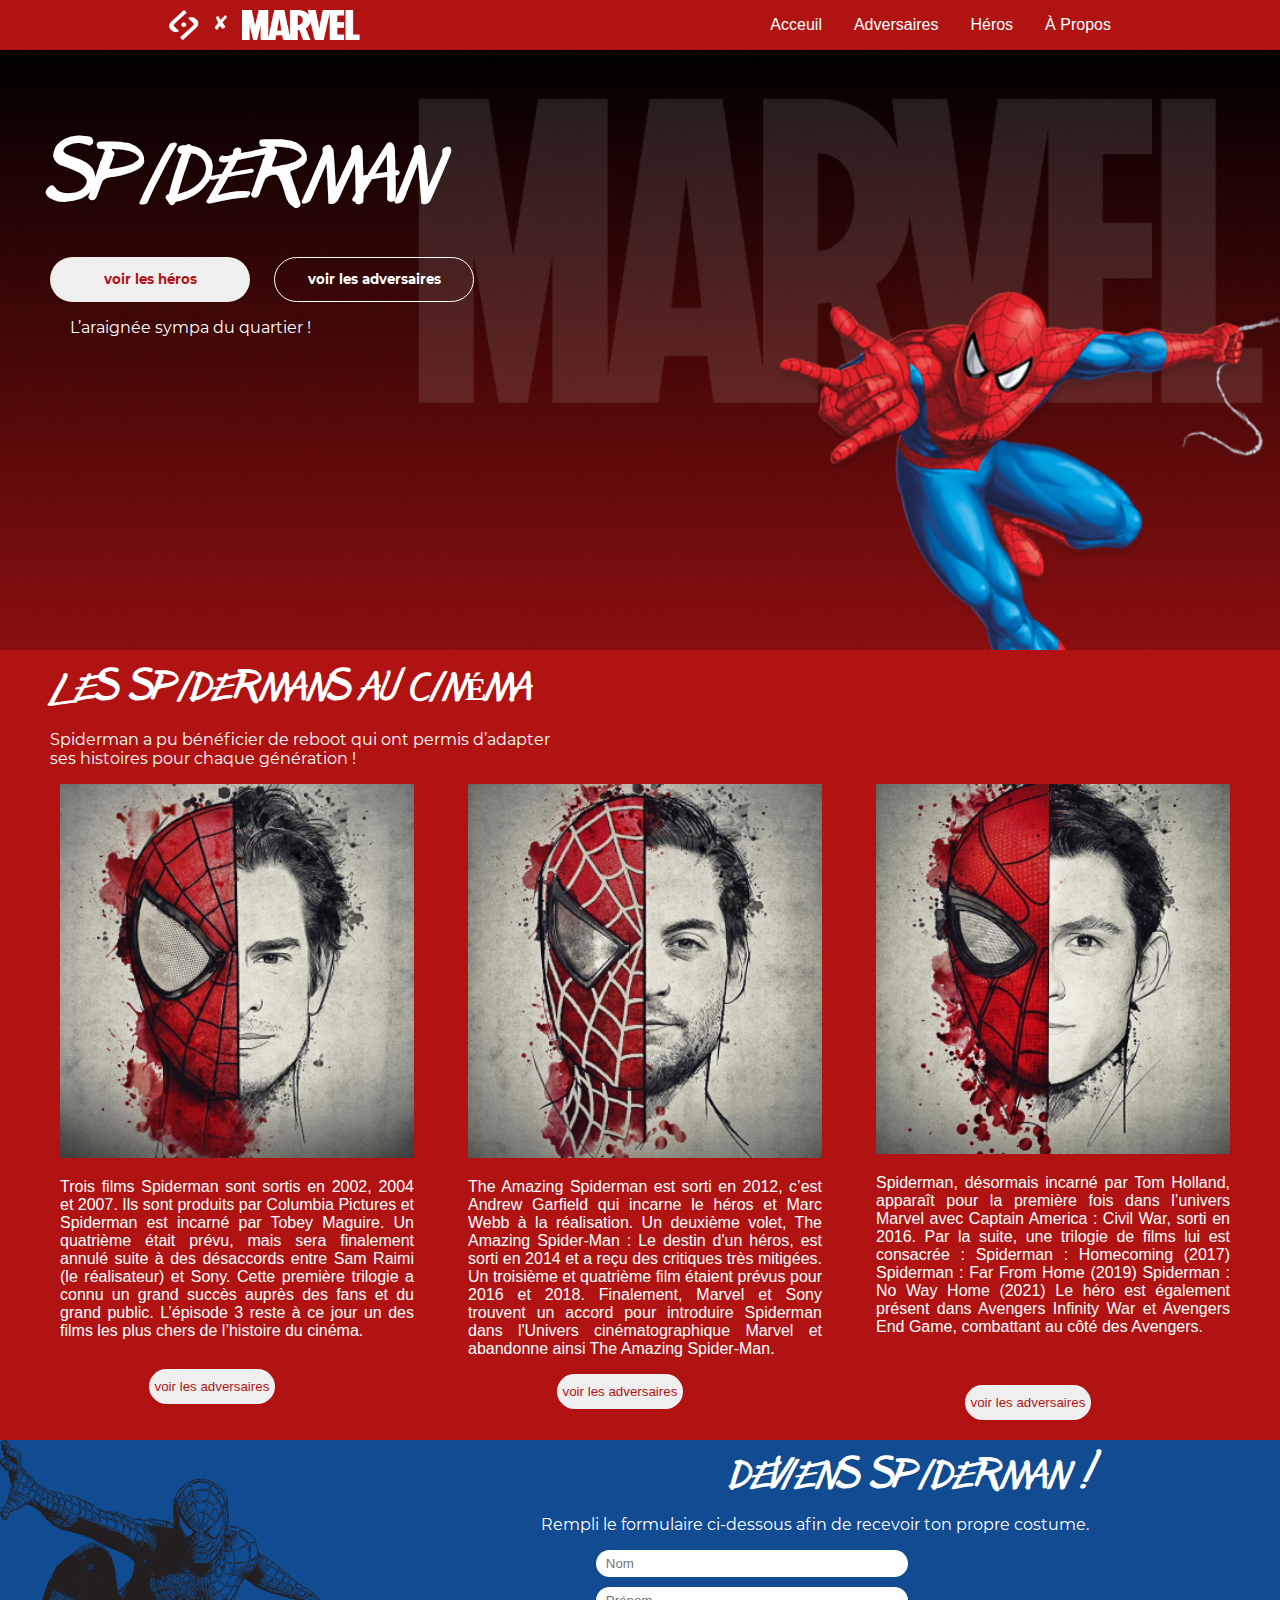
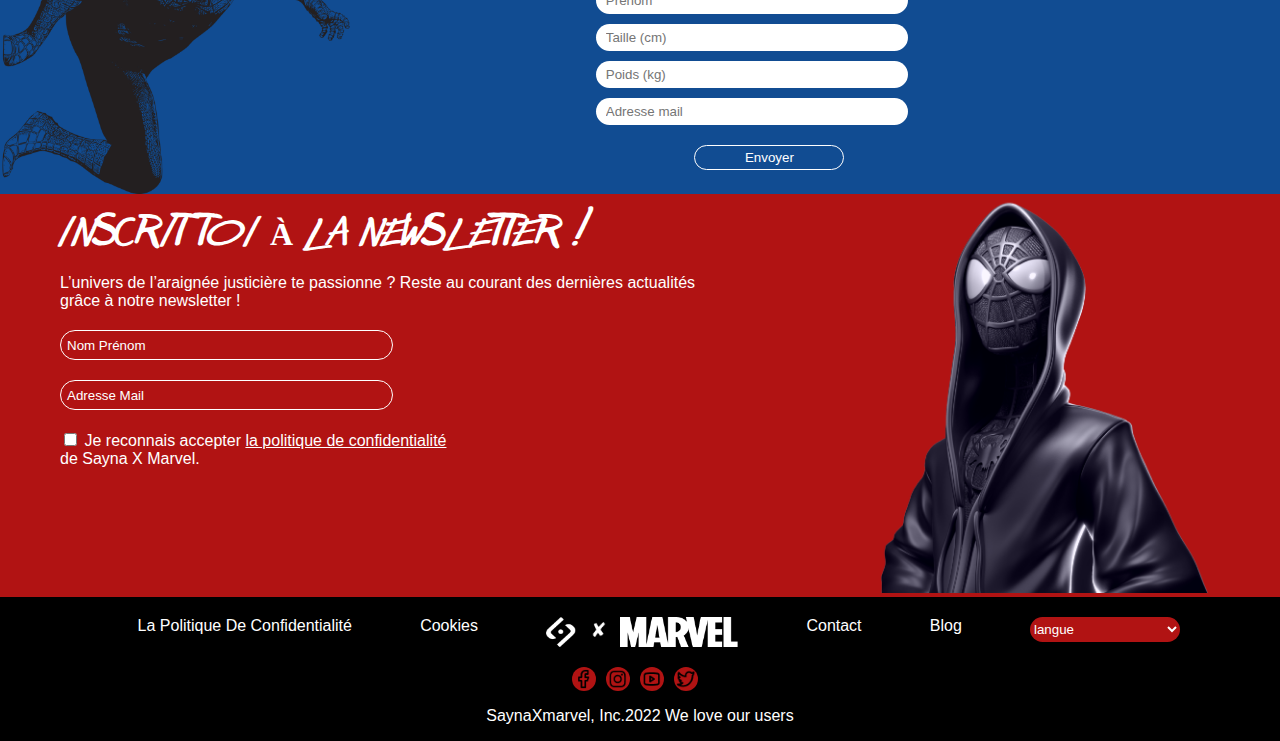
<file: index.html>
<!DOCTYPE html>
<html lang="en">
<head>
    <meta charset="UTF-8">
    <meta http-equiv="X-UA-Compatible" content="IE=edge">
    <meta name="viewport" content="width=device-width, initial-scale=1.0">
    <link rel="stylesheet" href="css/index.css">
    <title>home</title>
</head>
<body>
    <section id="acceuil">
        <header>
            <div class="logo" style="margin-top: 10px;">
                <img src="Logo/logo1.png" alt="sayna" id="sayana" style="width: 30px;height: 30px;margin-right: 10px;">
                <img src="Logo/logo2.png" alt="croix" id="croix" style="width: 15px;height: 15px;margin-bottom: 10px;">
                <img src="Logo/logo3.png" alt="marvel" id="marvel"  style="height: 30px;margin-left: 10px;">
            </div>
            <nav>
                <ul>
                    <li>
                        <a href="index.html">acceuil</a>
                    </li>
                    <li>
                        <a href="adversaire.html">adversaires</a>
                    </li>
                    <li>
                        <a href="hero.html">héros</a>
                    </li>
                    <li>
                        <a href="propos.html">à propos</a>
                    </li>
                </ul>
            </nav>
        </header>
    </section>
    <!-- ----------------------------SPYER-MAN------------------------------------------>
    <section id="sypder_man">
      <div class="sypder_ma">
        <div class="container_sypder">
            <div class="spyder_man_text">
                <h1>SPIDERMAN</h1>
                <div class="button">
                    <button id="btn1">voir les héros</button>
                    <button id="btn2" style="margin-left: 20px;">voir les adversaires</button>
                    <p>L’araignée sympa du quartier !</p>
                </div>
            </div>
       </div>
      </div>
    </section>
    <section id="sypder_man1">
       <div class="container_sypder">
        <div class="cinema">
            <div class="cinema_text">
                <h1>Les Spidermans au cinéma</h1>
                <p>Spiderman a pu bénéficier de reboot qui ont permis d’adapter ses histoires
                    pour chaque génération !
                    </p>
            </div>
            <div class="cinema_block">
                <div class="cinema_block1">
                    <div class="cinema_img">
                        <img src="Illustration/img2.png" alt="">
                    </div>
                    <div class="text_block">
                        <p>Trois films Spiderman sont sortis en 2002, 2004 et 2007. Ils sont produits par Columbia Pictures et Spiderman est incarné par Tobey Maguire. Un quatrième était prévu, mais sera finalement annulé suite à des désaccords entre Sam Raimi (le réalisateur) et Sony.
                            Cette première trilogie a connu un grand succès auprès des fans et du grand public. L’épisode 3 reste à ce jour un des films les plus chers de l’histoire du cinéma.
                        </p>
                        <button style="margin-top: 1em;">voir les adversaires</button>
                    </div>
                </div>
                <div class="cinema_block1">
                    <div class="cinema_img">
                        <img src="Illustration/img3.png" alt="">
                    </div>
                 <div class="text_block">
                    <P>The Amazing Spiderman est sorti en 2012, c’est Andrew Garfield qui incarne le héros et Marc Webb à la réalisation. Un deuxième volet, The Amazing Spider-Man : Le destin d'un héros, est sorti en 2014 et a reçu des critiques très mitigées. Un troisième et quatrième film étaient prévus pour 2016 et 2018. Finalement, Marvel et Sony trouvent un accord pour introduire Spiderman dans l'Univers cinématographique Marvel et abandonne ainsi The Amazing Spider-Man.</P>

                    <button >voir les adversaires</button>
                 </div>
                </div>
                <div class="cinema_block1">
                    <div class="cinema_img">
                        <img src="Illustration/img4.png" alt="">
                    </div>
                  <div class="text_block">
                    <P>Spiderman, désormais incarné par Tom Holland, apparaît pour la première fois dans l’univers Marvel avec Captain America : Civil War, sorti en 2016. Par la suite, une trilogie de films lui est consacrée :
                        Spiderman : Homecoming (2017)
                        Spiderman : Far From Home (2019)
                        Spiderman : No Way Home (2021)
                        Le héro est également présent dans Avengers Infinity War et Avengers End Game, combattant au côté des Avengers.
                        </P>
                        <button style="margin-top: 2.5em;">voir les adversaires</button>
                  </div>
                </div>
                
            </div>
        </div>
    </div>
    </section>

    <section id="deviens">
        <div class="image">
            <img src="Illustration/img5.png" alt="" style="width: 100%;height: 100%;">
        </div>
        <div class="formulaire">
            <h1>DEVIENS SPIDERMAN !</h1>
            <P>Rempli le formulaire ci-dessous afin de recevoir ton propre costume.</P>
            <form action="">
                <div class="form-group">
                    <input type="text" placeholder="Nom">
                </div>
                <div class="form-group">
                    <input type="text" placeholder="Prénom">
                </div>
                <div class="form-group">
                    <input type="text" placeholder="Taille (cm)">
                </div>
                <div class="form-group">
                    <input type="text" placeholder="Poids (kg)">
                </div>
                <div class="form-group">
                    <input type="mail" placeholder="Adresse mail">
                </div>
                <button type="button">Envoyer</button>
            </form>
        </div>
        <div></div>
    </section>
    <section id="inscrit">
        <div class="inscrit">
            <h1>Inscrit  toi à la newsletter !</h1>
            <p>L’univers de l’araignée justicière te passionne ? Reste au courant des dernières
                actualités grâce à notre newsletter ! 
                </p>
                <form action="">
                    <div class="form-group">
                        <input type="button" value="Nom Prénom">
                    </div>
                    <div class="form-group">
                        <input type="button" value="Adresse Mail">
                    </div>
                    <div class="form-group">
                        <div class="form-label">
                            <input type="checkbox">
                        <label for="">Je reconnais accepter <a href="">la politique de confidentialité</a>
                            de Sayna X Marvel. 
                            </label>
                        </div>
                    </div>
                </form>
        </div>
        <div class="image">
            <img src="Illustration/img6.png" alt="" width="100%";height="100%">
        </div>
    </section>
    <footer id="acceuil">
        <div class="block">
            <div class="block1">
                <p>mobil app</p>
            </div>
            <div class="block1">
                <a href="">la politique de confidentialité</a>
            </div>
            <div class="block1">
                <a href="">cookies</a>
            </div>
            <div class="block1">
                <img src="Logo/logo1.png" alt="sayna" id="sayana" style="width: 30px;height: 30px;margin-right: 10px;">
                <img src="Logo/logo2.png" alt="croix" id="croix" style="width: 15px;height: 15px;margin-bottom: 10px;">
                <img src="Logo/logo3.png" alt="marvel" id="marvel"  style="height: 30px;margin-left: 10px;">
            </div>
            <div class="block1">
                <a href="">contact</a>
            </div>
            <div class="block1">
                <a href="">blog</a>
            </div>
            <div class="block1">
                <select name="" id="">
                    <option value="">langue</option>
                </select>
            </div>
        </div>
        <div class="block_logo">
            <div class="block_logo1">
                <img src="Logo/logof.png" alt="" style="width: 100%;height: 100%;">
            </div>
            <div class="block_logo1">
                <img src="Logo/logoi.png" alt="" style="width: 100%;height: 100%;">
            </div>
            <div class="block_logo1">
                <img src="Logo/logoy.png" alt="" style="width: 100%;height: 100%;">
            </div>
            <div class="block_logo1">
                <img src="Logo/logot.png" alt="" style="width: 100%;height: 100%;">
            </div>
        </div>
        <p style="text-align: center;color: white;">SaynaXmarvel, Inc.2022 We love our users</p>
    </footer>
</body>

</html>
</file>
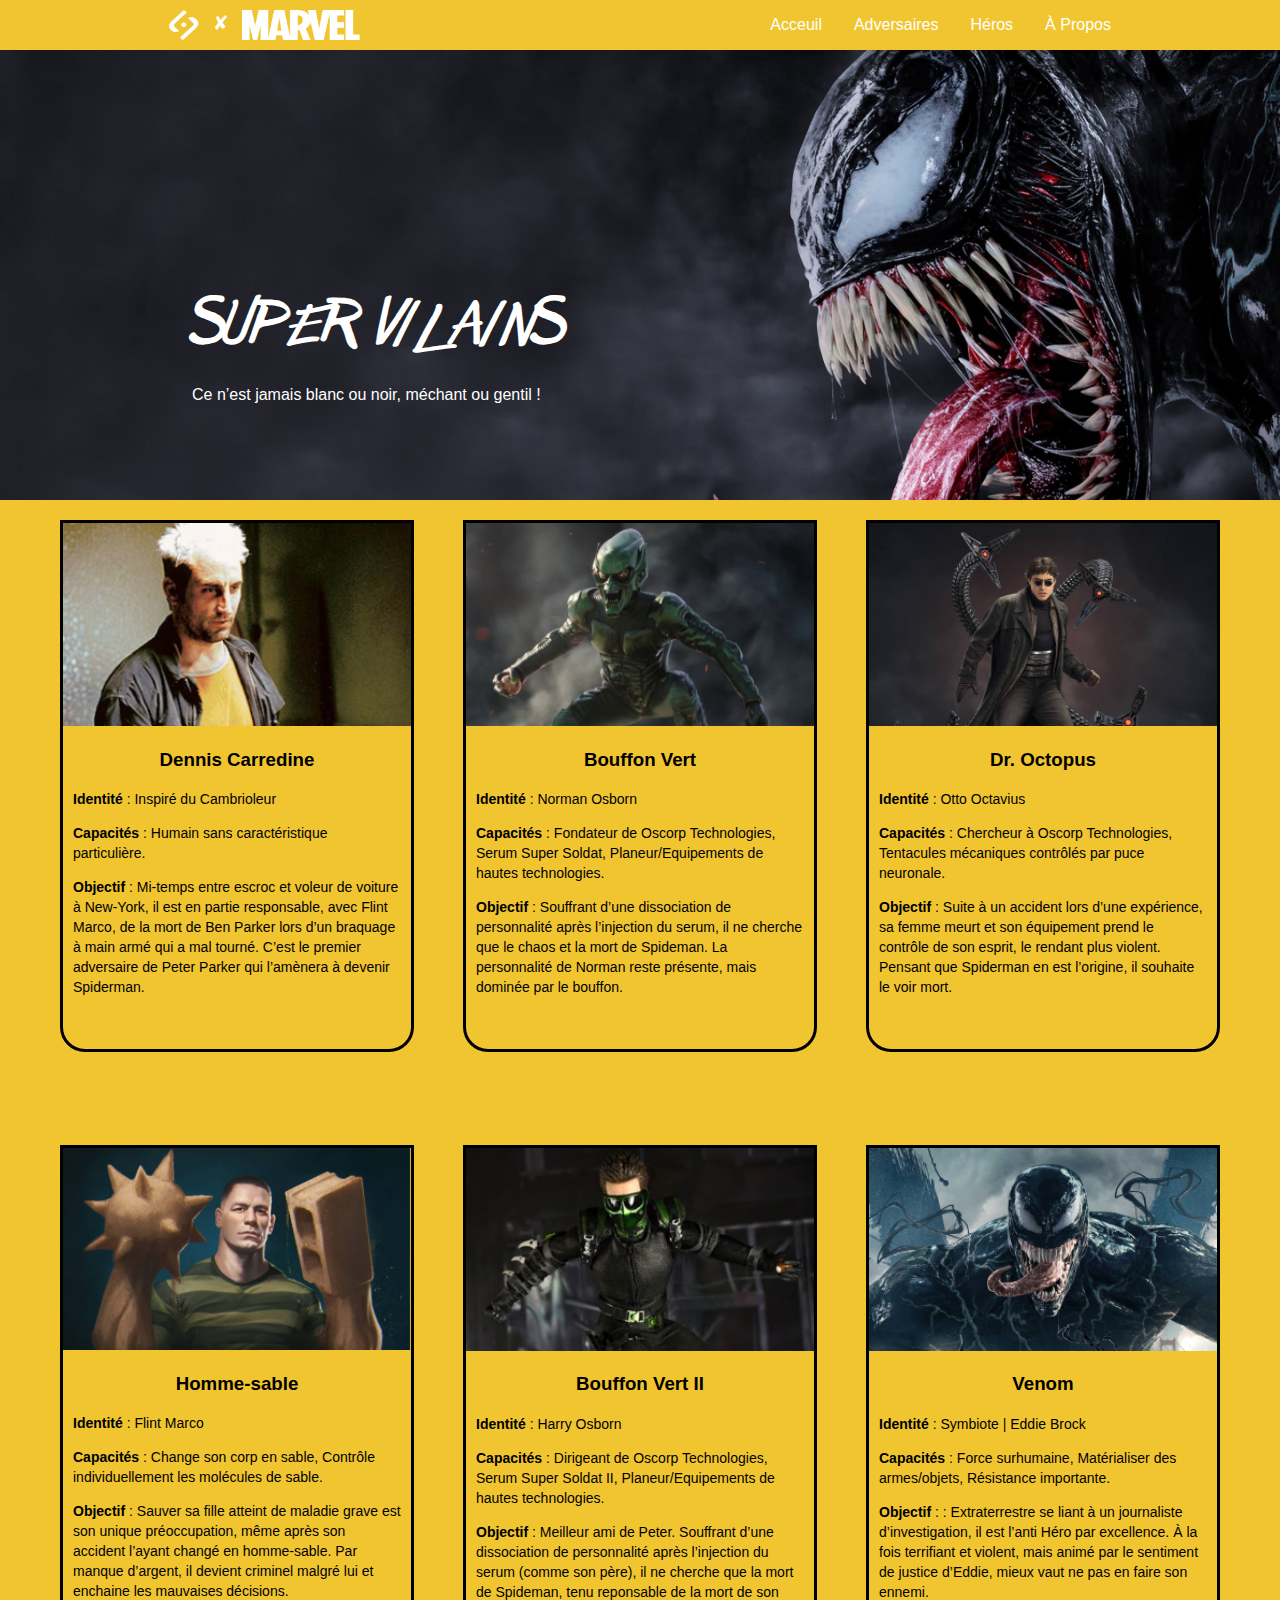
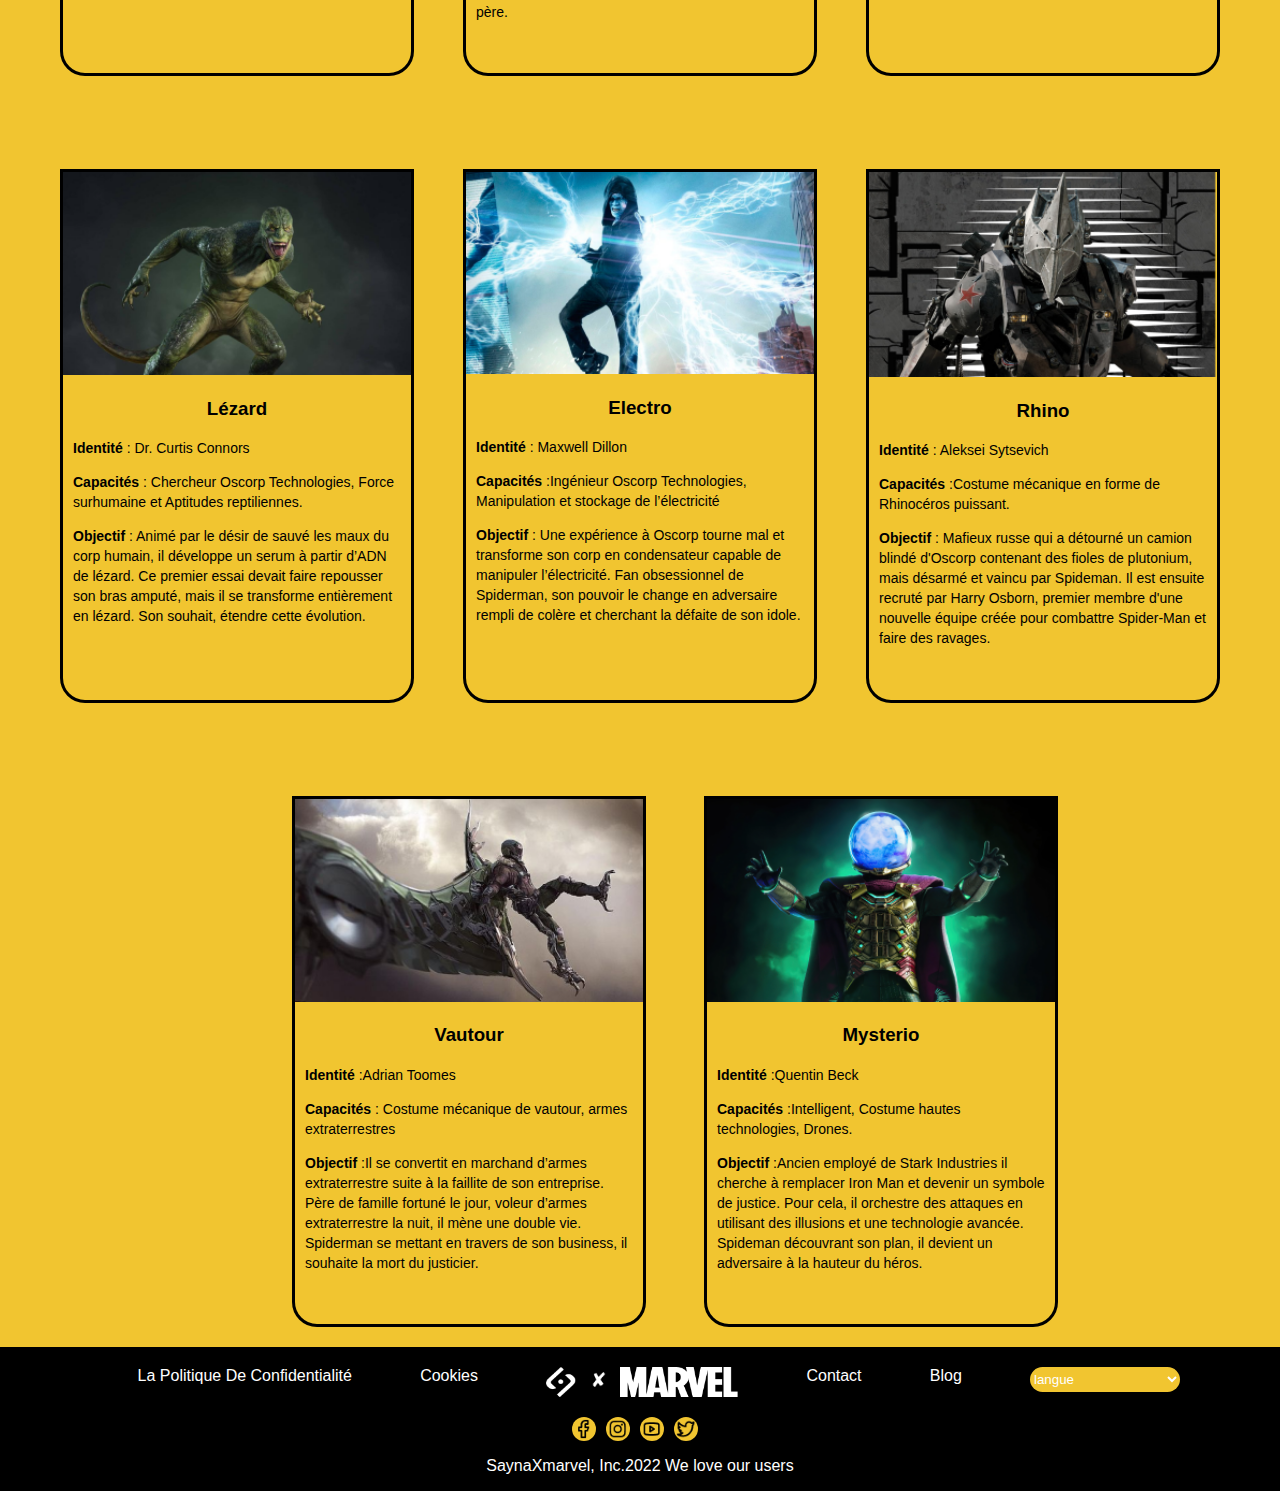
<file: adversaire.html>
<!DOCTYPE html>
<html lang="en">
<head>
    <meta charset="UTF-8">
    <meta http-equiv="X-UA-Compatible" content="IE=edge">
    <meta name="viewport" content="width=device-width, initial-scale=1.0">
    <link rel="stylesheet" href="css/index.css">
    <title>Document</title>
</head>
<body>
    <section id="adversaires">
        <header>
            <div class="logo" style="margin-top: 10px;">
                <img src="Logo/logo1.png" alt="sayna" id="sayana" style="width: 30px;height: 30px;margin-right: 10px;">
                <img src="Logo/logo2.png" alt="croix" id="croix" style="width: 15px;height: 15px;margin-bottom: 10px;">
                <img src="Logo/logo3.png" alt="marvel" id="marvel"  style="height: 30px;margin-left: 10px;">
            </div>
            <nav>
                <ul>
                    <li>
                        <a href="index.html">acceuil</a>
                    </li>
                    <li>
                        <a href="adversaire.html">adversaires</a>
                    </li>
                    <li>
                        <a href="hero.html">héros</a>
                    </li>
                    <li>
                        <a href="propos.html">à propos</a>
                    </li>
                </ul>
            </nav>
        </header>
    </section>
    <section id="adversaires1">
        <div class="text">
            <h1>Super vilains</h1>
            <p>Ce n’est jamais blanc ou noir, méchant ou gentil !</p>
        </div>
    </section>
    <section id="conatiner">
        <div class="contenu">
            <div class="card">
                <div class="card-header">
                    <img src="Illustration/img8.png" alt="" style="width: 100%;height: 100%;">
                </div>
                <div class="card-body">
                    <h3>Dennis Carredine</h3>
                    <p><span>Identité </span>: Inspiré du Cambrioleur</p>
                    <p><span>Capacités</span> : Humain sans caractéristique particulière.</p>
                    <p><span>Objectif</span> : Mi-temps entre escroc et voleur de voiture à New-York, il est en partie responsable, avec Flint Marco, de la mort de Ben Parker lors d’un braquage à main armé qui a mal tourné. C’est le premier adversaire de Peter Parker qui l’amènera à devenir Spiderman.</p>
                </div>
            </div>
            <div class="card">
                <div class="card-header">
                    <img src="Illustration/img9.png" alt="" style="width: 100%;height: 100%;">
                </div>
                <div class="card-body">
                   <h3>Bouffon Vert</h3>
                   <p><span>Identité</span> : Norman Osborn</p>
                   <p><span>Capacités </span>: Fondateur de Oscorp Technologies, Serum Super Soldat, Planeur/Equipements de hautes technologies.</p>
                   <p><span>Objectif</span> : Souffrant d’une dissociation de personnalité après l’injection du serum, il ne cherche que le chaos et la mort de Spideman. La personnalité de Norman reste présente, mais dominée par le bouffon.</p>
                </div>
            </div>
            <div class="card">
                <div class="card-header">
                    <img src="Illustration/img10.png" alt="" style="width: 100%;height: 100%;">
                </div>
                <div class="card-body">
                    <h3>Dr. Octopus</h3>
                    <p><span>Identité</span> : Otto Octavius</p>
                    <p><span>Capacités</span> : Chercheur à Oscorp Technologies, Tentacules mécaniques contrôlés par puce neuronale.</p>
                    <p><span>Objectif</span> : Suite à un accident lors d’une expérience, sa femme meurt et son équipement prend le contrôle de son esprit, le rendant plus violent. Pensant que Spiderman en est l’origine, il souhaite le voir mort.</p>
                </div>
            </div>
                     
        </div>

        <div class="contenu" style="margin-top: 8%;">
            <div class="card">
                <div class="card-header">
                    <img src="Illustration/img11.png" alt="" style="width: 100%;height: 100%;">
                </div>
                <div class="card-body">
                    <h3>Homme-sable</h3>
                    <p><span>Identité </span>: Flint Marco</p>
                    <p><span>Capacités</span> : Change son corp en sable, Contrôle individuellement les molécules de sable.</p>
                    <p><span>Objectif</span> : Sauver sa fille atteint de  maladie grave est son unique préoccupation, même après son accident l’ayant changé en homme-sable. Par manque d’argent, il devient criminel malgré lui et enchaine les mauvaises décisions.</p>
                </div>
            </div>
            <div class="card">
                <div class="card-header">
                    <img src="Illustration/img12.png" alt="" style="width: 100%;height: 100%;">
                </div>
                <div class="card-body">
                   <h3>Bouffon Vert II</h3>
                   <p><span>Identité</span> : Harry Osborn</p>
                   <p><span>Capacités </span>: Dirigeant de Oscorp Technologies, Serum Super Soldat II, Planeur/Equipements de hautes technologies.</p>
                   <p><span>Objectif</span> : Meilleur ami de Peter. Souffrant d’une dissociation de personnalité après l’injection du serum (comme son père), il ne cherche que la mort de Spideman, tenu reponsable de la mort de son père.</p>
                </div>
            </div>
            <div class="card">
                <div class="card-header">
                    <img src="Illustration/img13.png" alt="" style="width: 100%;height: 100%;">
                </div>
                <div class="card-body">
                    <h3>Venom</h3>
                    <p><span>Identité</span> : Symbiote | Eddie Brock</p>
                    <p><span>Capacités</span> : Force surhumaine, Matérialiser des armes/objets, Résistance importante.</p>
                    <p><span>Objectif</span> : : Extraterrestre se liant à un journaliste d’investigation, il est l’anti Héro par excellence. À la fois terrifiant et violent, mais animé par le sentiment de justice d’Eddie, mieux vaut ne pas en faire son ennemi.</p>
                </div>
            </div>
                     
        </div>

        
        <div class="contenu" style="margin-top: 8%;">
            <div class="card">
                <div class="card-header">
                    <img src="Illustration/img14.png" alt="" style="width: 100%;height: 100%;">
                </div>
                <div class="card-body">
                    <h3>Lézard</h3>
                    <p><span>Identité </span>: Dr. Curtis Connors</p>
                    <p><span>Capacités</span> : Chercheur Oscorp Technologies, Force surhumaine et Aptitudes reptiliennes.</p>
                    <p><span>Objectif</span> : Animé par le désir de sauvé les maux du corp humain, il développe un serum à partir d’ADN de lézard. Ce premier essai devait faire repousser son bras amputé, mais il se transforme entièrement en lézard. Son souhait, étendre cette évolution.</p>
                </div>
            </div>
            <div class="card">
                <div class="card-header">
                    <img src="Illustration/img15.png" alt="" style="width: 100%;height: 100%;">
                </div>
                <div class="card-body">
                   <h3>Electro</h3>
                   <p><span>Identité</span> : Maxwell Dillon</p>
                   <p><span>Capacités </span>:Ingénieur Oscorp Technologies, Manipulation et stockage de l’électricité</p>
                   <p><span>Objectif</span> : Une expérience à Oscorp tourne mal et transforme son corp en condensateur capable de manipuler l’électricité. Fan obsessionnel de Spiderman, son pouvoir le change en adversaire rempli de colère et cherchant la défaite de son idole.</p>
                </div>
            </div>
            <div class="card">
                <div class="card-header">
                    <img src="Illustration/img16.png" alt="" style="width: 100%;height: 100%;">
                </div>
                <div class="card-body">
                    <h3>Rhino</h3>
                    <p><span>Identité</span> : Aleksei Sytsevich</p>
                    <p><span>Capacités</span> :Costume mécanique en forme de Rhinocéros puissant.</p>
                    <p><span>Objectif</span> : Mafieux russe qui a détourné un camion blindé d'Oscorp contenant des fioles de plutonium, mais désarmé et vaincu par Spideman. Il est ensuite recruté par Harry Osborn, premier membre d'une nouvelle équipe créée pour combattre Spider-Man et faire des ravages.</p>
                </div>
            </div>
                     
        </div>

         
        <div class="contenu1" style="margin-top: 8%;">
            <div class="card" style="margin-left: 20%;">
                <div class="card-header">
                    <img src="Illustration/img17.png" alt="" style="width: 100%;height: 100%;">
                </div>
                <div class="card-body">
                    <h3>Vautour</h3>
                    <p><span>Identité </span>:Adrian Toomes </p>
                    <p><span>Capacités</span> : Costume mécanique de vautour, armes extraterrestres</p>
                    <p><span>Objectif</span> :Il se convertit en marchand d’armes extraterrestre suite à la faillite de son entreprise.  Père de famille fortuné le jour, voleur d’armes extraterrestre la nuit, il mène une double vie. Spiderman se mettant en travers de son business, il souhaite la mort du justicier. </p>
                </div>
            </div>
            <div class="card" style="margin-left: 5%;">
                <div class="card-header">
                    <img src="Illustration/img18.png" alt="" style="width: 100%;height: 100%;">
                </div>
                <div class="card-body">
                   <h3>Mysterio</h3>
                   <p><span>Identité</span> :Quentin Beck</p>
                   <p><span>Capacités </span>:Intelligent, Costume hautes technologies, Drones.</p>
                   <p><span>Objectif</span> :Ancien employé de Stark Industries il cherche à remplacer Iron Man et devenir un symbole de justice. Pour cela, il orchestre des attaques en utilisant des illusions et une technologie avancée. Spideman découvrant son plan, il devient un adversaire à la hauteur du héros. </p>

                </div>
            </div>
            
                     
        </div>
    </section>

    <footer id="adversaires">
        <div class="block">
            <div class="block1">
                <p>mobil app</p>
            </div>
            <div class="block1">
                <a href="">la politique de confidentialité</a>
            </div>
            <div class="block1">
                <a href="">cookies</a>
            </div>
            <div class="block1">
                <img src="Logo/logo1.png" alt="sayna" id="sayana" style="width: 30px;height: 30px;margin-right: 10px;">
                <img src="Logo/logo2.png" alt="croix" id="croix" style="width: 15px;height: 15px;margin-bottom: 10px;">
                <img src="Logo/logo3.png" alt="marvel" id="marvel"  style="height: 30px;margin-left: 10px;">
            </div>
            <div class="block1">
                <a href="">contact</a>
            </div>
            <div class="block1">
                <a href="">blog</a>
            </div>
            <div class="block1">
                <select name="" id="">
                    <option value="">langue</option>
                </select>
            </div>
        </div>
        <div class="block_logo">
            <div class="block_logo1">
                <img src="Logo/logof.png" alt="" style="width: 100%;height: 100%;">
            </div>
            <div class="block_logo1">
                <img src="Logo/logoi.png" alt="" style="width: 100%;height: 100%;">
            </div>
            <div class="block_logo1">
                <img src="Logo/logoy.png" alt="" style="width: 100%;height: 100%;">
            </div>
            <div class="block_logo1">
                <img src="Logo/logot.png" alt="" style="width: 100%;height: 100%;">
            </div>
        </div>
        <p style="text-align: center;color: white;">SaynaXmarvel, Inc.2022 We love our users</p>
    </footer>
</body>
</html>
</file>
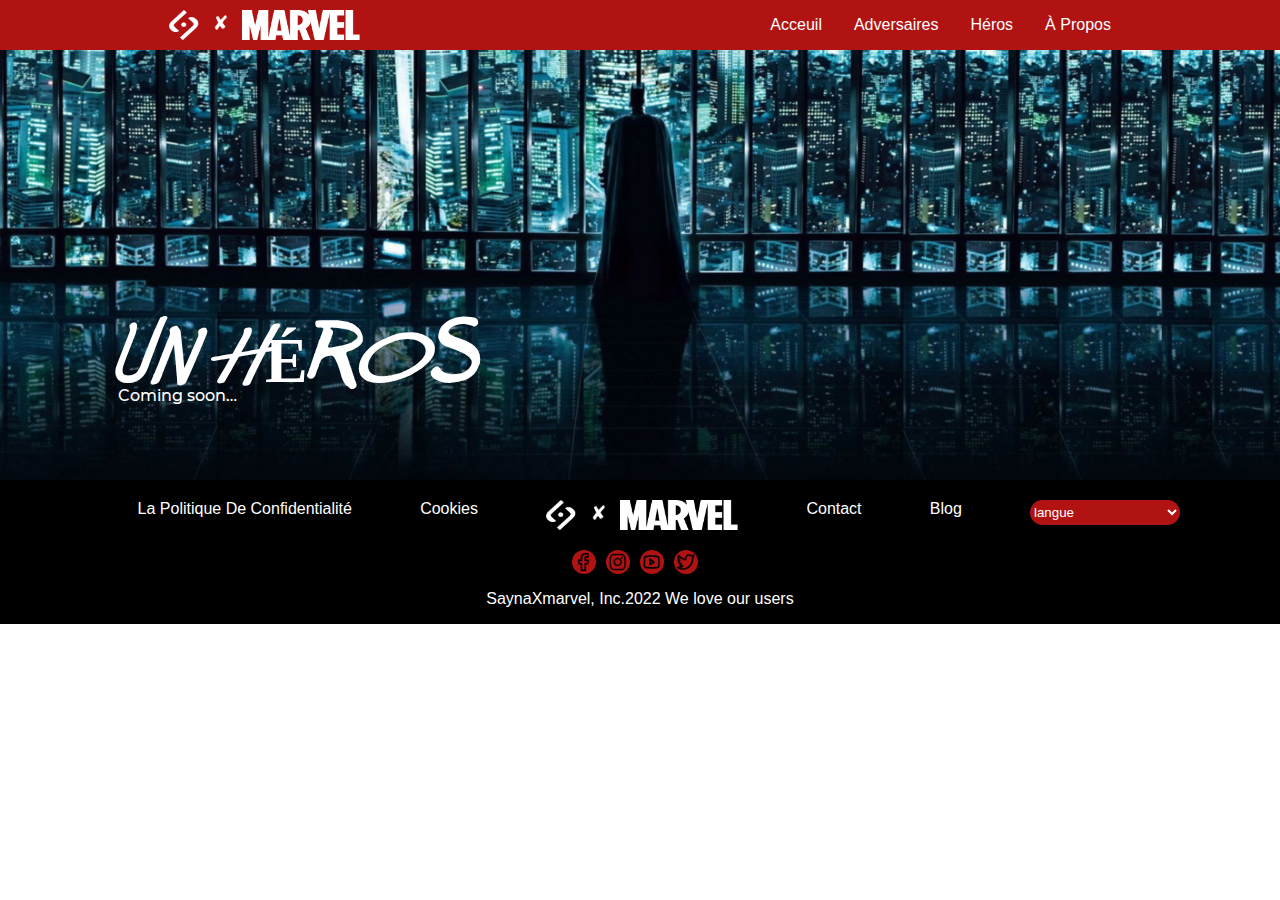
<file: bonus.html>
<!DOCTYPE html>
<html lang="en">
<head>
    <meta charset="UTF-8">
    <meta http-equiv="X-UA-Compatible" content="IE=edge">
    <meta name="viewport" content="width=device-width, initial-scale=1.0">
    <link rel="stylesheet" href="css/index.css">
    <title>bonus</title>
</head>
<body>
    <section id="acceuil">
        <header>
            <div class="logo" style="margin-top: 10px;">
                <img src="Logo/logo1.png" alt="sayna" id="sayana" style="width: 30px;height: 30px;margin-right: 10px;">
                <img src="Logo/logo2.png" alt="croix" id="croix" style="width: 15px;height: 15px;margin-bottom: 10px;">
                <img src="Logo/logo3.png" alt="marvel" id="marvel"  style="height: 30px;margin-left: 10px;">
            </div>
            <nav>
                <ul>
                    <li>
                        <a href="index.html">acceuil</a>
                    </li>
                    <li>
                        <a href="adversaire.html">adversaires</a>
                    </li>
                    <li>
                        <a href="hero.html">héros</a>
                    </li>
                    <li>
                        <a href="propos.html">à propos</a>
                    </li>
                </ul>
            </nav>
        </header>
    </section> 
    <section id="bonus">
        <div class="text">
            <h1>Un héros</h1>
            <p>Coming soon…</p>
        </div>
    </section>
    <footer id="acceuil">
        <div class="block">
            <div class="block1">
                <p>mobil app</p>
            </div>
            <div class="block1">
                <a href="">la politique de confidentialité</a>
            </div>
            <div class="block1">
                <a href="">cookies</a>
            </div>
            <div class="block1">
                <img src="Logo/logo1.png" alt="sayna" id="sayana" style="width: 30px;height: 30px;margin-right: 10px;">
                <img src="Logo/logo2.png" alt="croix" id="croix" style="width: 15px;height: 15px;margin-bottom: 10px;">
                <img src="Logo/logo3.png" alt="marvel" id="marvel"  style="height: 30px;margin-left: 10px;">
            </div>
            <div class="block1">
                <a href="">contact</a>
            </div>
            <div class="block1">
                <a href="">blog</a>
            </div>
            <div class="block1">
                <select name="" id="">
                    <option value="">langue</option>
                </select>
            </div>
        </div>
        <div class="block_logo">
            <div class="block_logo1">
                <img src="Logo/logof.png" alt="" style="width: 100%;height: 100%;">
            </div>
            <div class="block_logo1">
                <img src="Logo/logoi.png" alt="" style="width: 100%;height: 100%;">
            </div>
            <div class="block_logo1">
                <img src="Logo/logoy.png" alt="" style="width: 100%;height: 100%;">
            </div>
            <div class="block_logo1">
                <img src="Logo/logot.png" alt="" style="width: 100%;height: 100%;">
            </div>
        </div>
        <p style="text-align: center;color: white;">SaynaXmarvel, Inc.2022 We love our users</p>
    </footer>
</body>
</html>
</file>
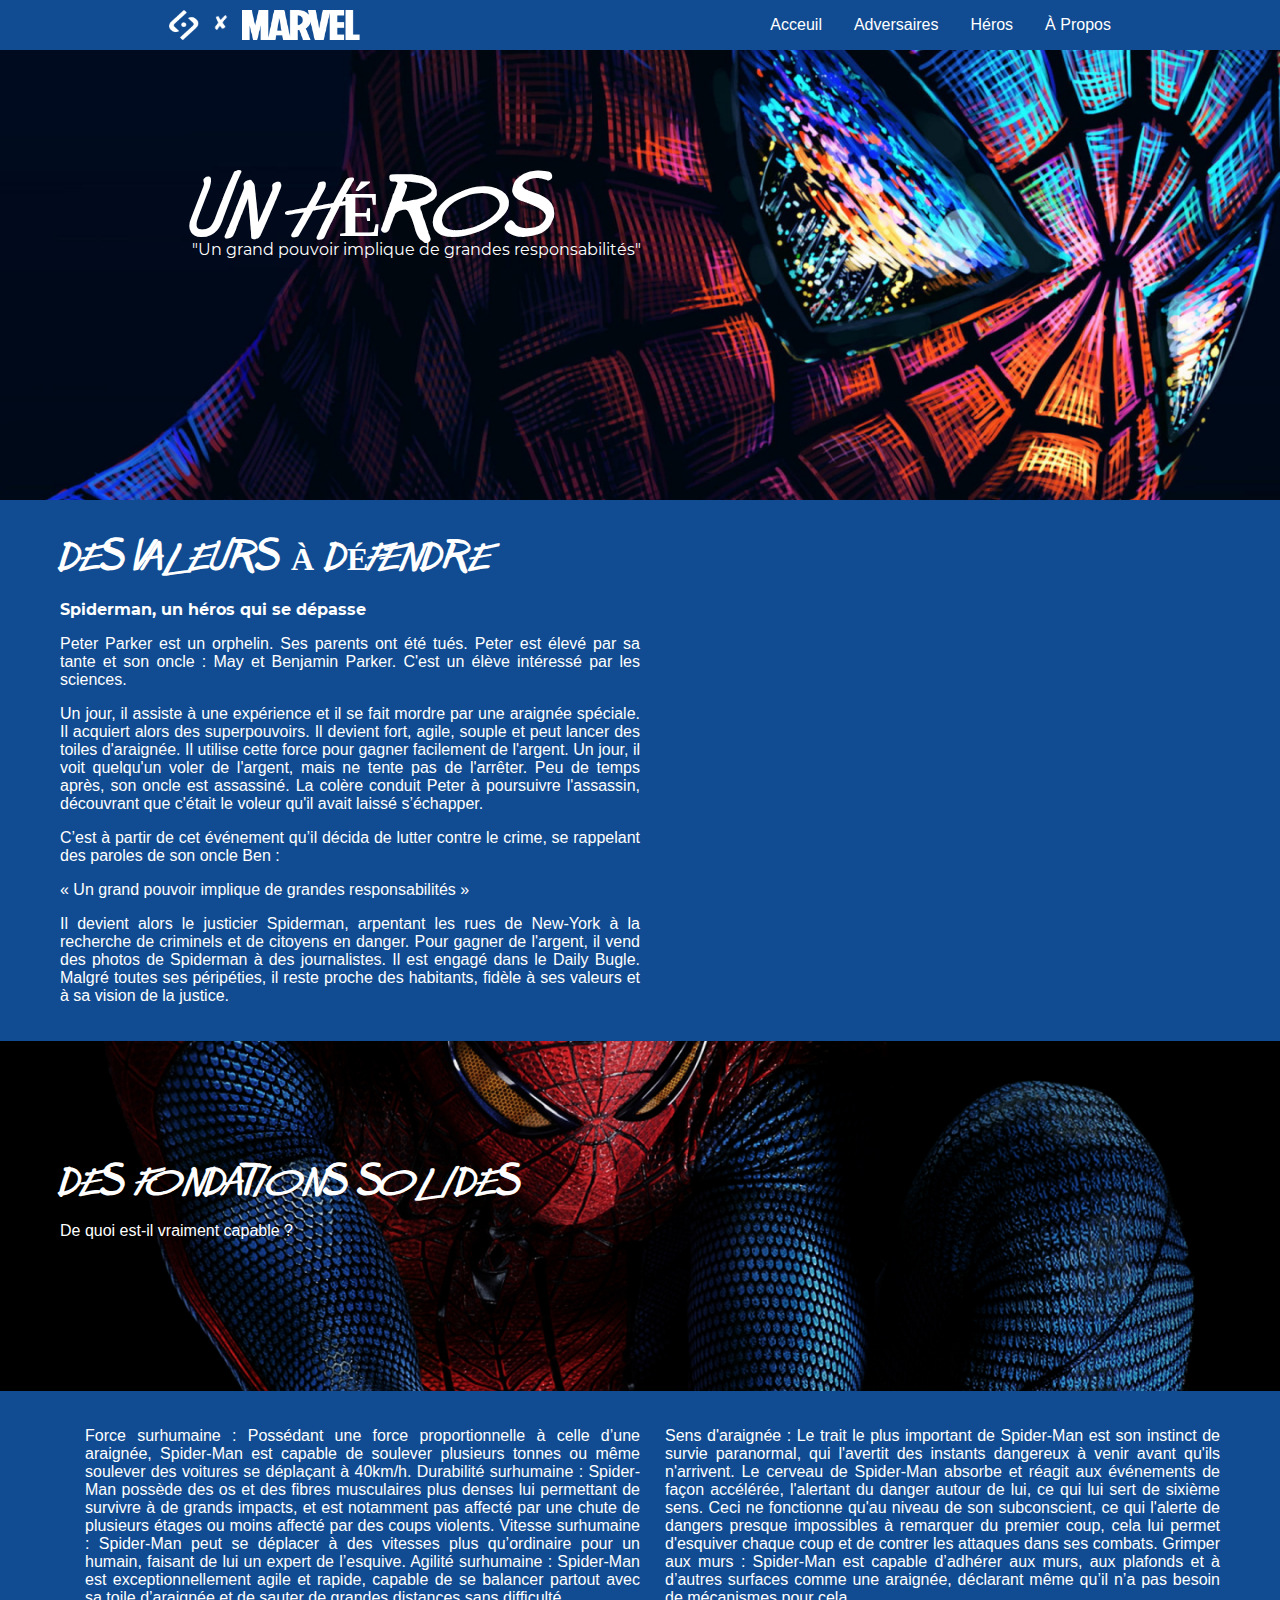
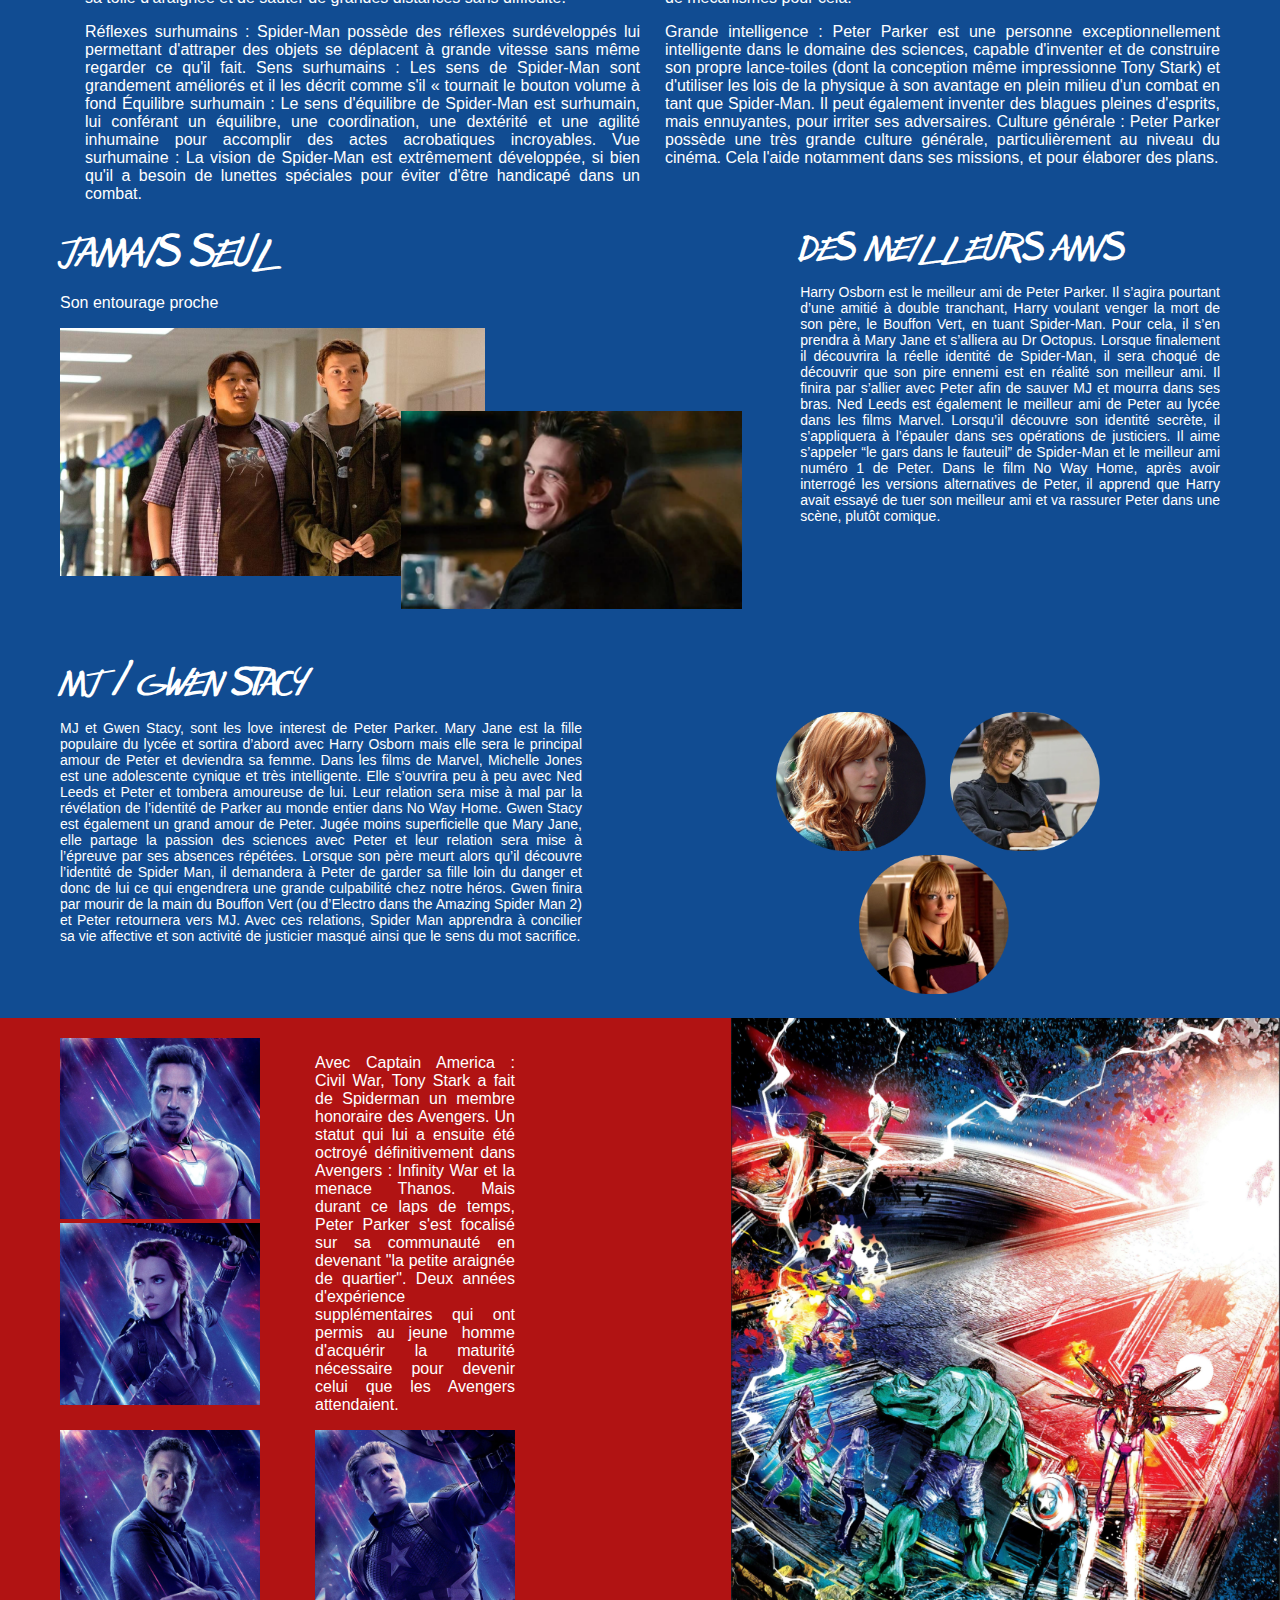
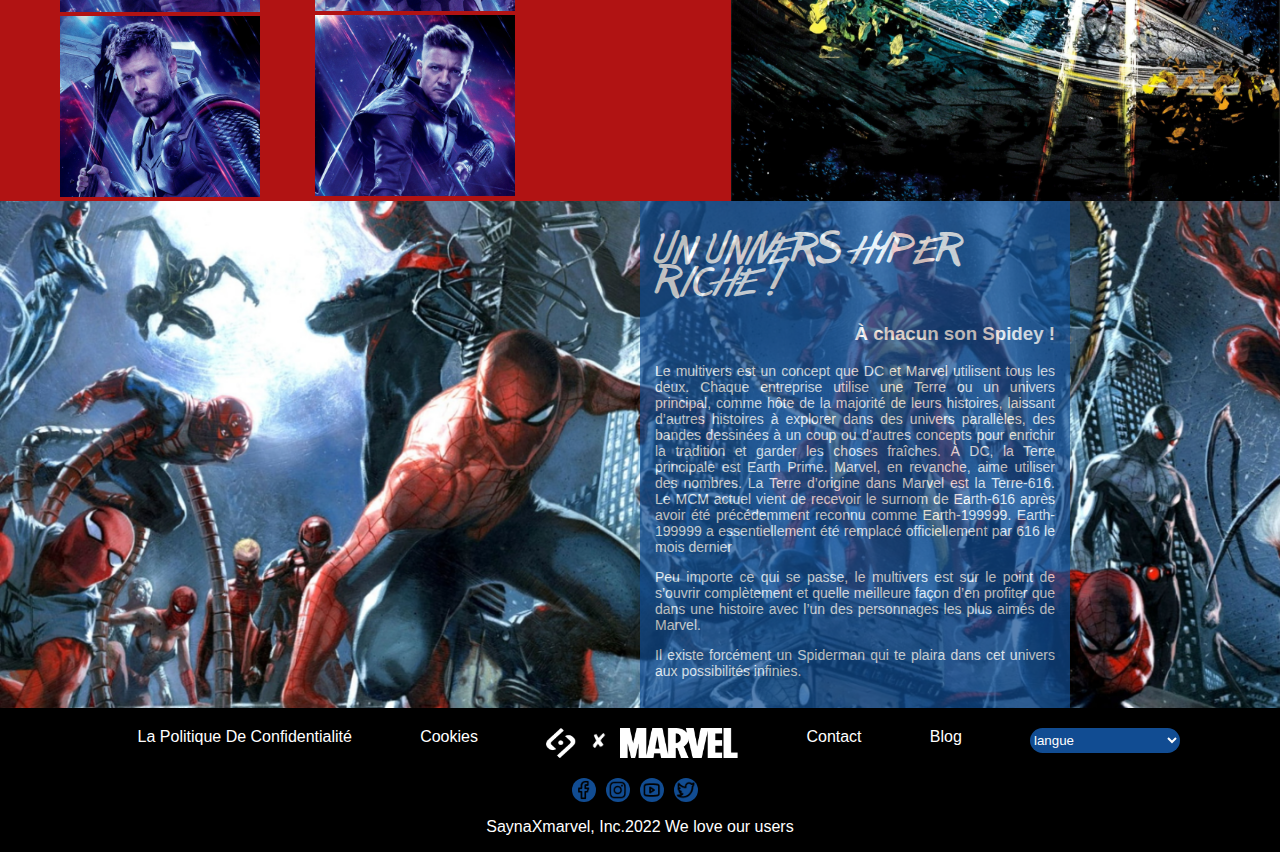
<file: hero.html>
<!DOCTYPE html>
<html lang="en">
<head>
    <meta charset="UTF-8">
    <meta http-equiv="X-UA-Compatible" content="IE=edge">
    <meta name="viewport" content="width=device-width, initial-scale=1.0">
    <link rel="stylesheet" href="css/index.css">
    <title>hero</title>
</head>
<body>
    <section id="hero">
        <header>
            <div class="logo" style="margin-top: 10px;">
                <img src="Logo/logo1.png" alt="sayna" id="sayana" style="width: 30px;height: 30px;margin-right: 10px;">
                <img src="Logo/logo2.png" alt="croix" id="croix" style="width: 15px;height: 15px;margin-bottom: 10px;">
                <img src="Logo/logo3.png" alt="marvel" id="marvel"  style="height: 30px;margin-left: 10px;">
            </div>
            <nav>
                <ul>
                    <li>
                        <a href="index.html">acceuil</a>
                    </li>
                    <li>
                        <a href="adversaire.html">adversaires</a>
                    </li>
                    <li>
                        <a href="hero.html">héros</a>
                    </li>
                    <li>
                        <a href="propos.html">à propos</a>
                    </li>
                </ul>
            </nav>
        </header>
    </section>
    <section id="hero1">
        <div class="text">
            <h1>un héros</h1>
            <p>"Un grand pouvoir implique de grandes responsabilités"</p>
        </div>
    </section>
    <section id="valeur">
        <div class="container">
            <div class="text">
                <div class="titre">
                    <h1>Des valeurs à défendre</h1>
                    <p>Spiderman, un héros qui se dépasse</p>
                </div>
                <div class="text1">
                    <p>
                        Peter Parker est un orphelin. Ses parents ont été tués. Peter est élevé par sa tante et son oncle : May et Benjamin Parker. C'est un élève intéressé par les sciences.
                        </p>
                    <p>Un jour, il assiste à une expérience et il se fait mordre par une araignée spéciale. Il acquiert alors des superpouvoirs. Il devient fort, agile, souple et peut lancer des toiles d'araignée. Il utilise cette force pour gagner facilement de l'argent. Un jour, il voit quelqu'un voler de l'argent, mais ne tente pas de l'arrêter. Peu de temps après, son oncle est assassiné. La colère conduit Peter à poursuivre l'assassin, découvrant que c'était le voleur qu'il avait laissé s’échapper.</p>
                    <p>
                        C’est à partir de cet événement qu’il décida de lutter contre le crime, se rappelant des paroles de son oncle Ben :
                        </p>
                    <p>« Un grand pouvoir implique de grandes responsabilités »</p>
                    <p>Il devient alors le justicier Spiderman, arpentant les rues de New-York à la recherche de criminels et de citoyens en danger.
                        Pour gagner de l'argent, il vend des photos de Spiderman à des journalistes. Il est engagé dans le Daily Bugle.
                        Malgré toutes ses péripéties, il reste proche des habitants, fidèle à ses valeurs et à sa vision de la justice.
                        </p>
                </div>
            </div>
            <div class="video">
                
                <div class="video1">
                    <iframe width="560" height="315" src="https://www.youtube.com/embed/masukri2JiQ" title="YouTube video player" frameborder="0" allow="accelerometer; autoplay; clipboard-write; encrypted-media; gyroscope; picture-in-picture" allowfullscreen></iframe>
                </div>
            </div>
        </div>
    </section>
    <section id="fondation">
        <div class="text">
            <h1>Des fondations solides</h1>
            <p>De quoi est-il vraiment capable ?</p>
        </div>
    </section>
    <section id="contenu">
        <div class="contenu-text">
            <div class="contenu-text1">
                <p>
                    Force surhumaine : Possédant une force proportionnelle à celle d’une araignée, Spider-Man est capable de soulever plusieurs tonnes ou même soulever des voitures se déplaçant à 40km/h.
                    Durabilité surhumaine : Spider-Man possède des os et des fibres musculaires plus denses lui permettant de survivre à de grands impacts, et est notamment pas affecté par une chute de plusieurs étages ou moins affecté par des coups violents.
                    Vitesse surhumaine : Spider-Man peut se déplacer à des vitesses plus qu’ordinaire pour un humain, faisant de lui un expert de l’esquive.
                    Agilité surhumaine : Spider-Man est exceptionnellement agile et rapide, capable de se balancer partout avec sa toile d’araignée et de sauter de grandes distances sans difficulté.
                    
                    </p>
                    <p>Réflexes surhumains : Spider-Man possède des réflexes surdéveloppés lui permettant d'attraper des objets se déplacent à grande vitesse sans même regarder ce qu'il fait.
                        Sens surhumains : Les sens de Spider-Man sont grandement améliorés et il les décrit comme s'il « tournait le bouton volume à fond Équilibre surhumain : Le sens d'équilibre de Spider-Man est surhumain, lui conférant un équilibre, une coordination, une dextérité et une agilité inhumaine pour accomplir des actes acrobatiques incroyables.
                        Vue surhumaine : La vision de Spider-Man est extrêmement développée, si bien qu'il a besoin de lunettes spéciales pour éviter d'être handicapé dans un combat.
                        
                        </p>
            </div>
            <div class="contenu-text1">
              <p>Sens d'araignée : Le trait le plus important de Spider-Man est son instinct de survie paranormal, qui l'avertit des instants dangereux à venir avant qu'ils n'arrivent. Le cerveau de Spider-Man absorbe et réagit aux événements de façon accélérée, l'alertant du danger autour de lui, ce qui lui sert de sixième sens. Ceci ne fonctionne qu'au niveau de son subconscient, ce qui l'alerte de dangers presque impossibles à remarquer du premier coup, cela lui permet d'esquiver chaque coup et de contrer les attaques dans ses combats.
                Grimper aux murs : Spider-Man est capable d’adhérer aux murs, aux plafonds et à d’autres surfaces comme une araignée, déclarant même qu’il n’a pas besoin de mécanismes pour cela.
                </p>
                    <p>Grande intelligence : Peter Parker est une personne exceptionnellement intelligente dans le domaine des sciences, capable d'inventer et de construire son propre lance-toiles (dont la conception même impressionne Tony Stark) et d'utiliser les lois de la physique à son avantage en plein milieu d'un combat en tant que Spider-Man. Il peut également inventer des blagues pleines d'esprits, mais ennuyantes, pour irriter ses adversaires.
                        Culture générale : Peter Parker possède une très grande culture générale, particulièrement au niveau du cinéma. Cela l'aide notamment dans ses missions, et pour élaborer des plans.
                        </p>
            </div>
        </div>
        <div class="jamais-seul">
            <div class="image">
                <h1>Jamais seul</h1>
                <p>Son entourage proche</p>
                <div class="image1">
                    <img src="Illustration/img21.png" alt="" style="width: 100%;height: 100%;">
                </div>
                <div class="image2">
                    <img src="Illustration/img22.png" alt="" style="width: 100%;height: 100%;">
                </div>
            </div>
            <div class="text">
                <div class="titre">
                    <h1>Des meilleurs amis</h1>
                </div>
                <div class="sous-titre">
                    <p>Harry Osborn est le meilleur ami de Peter Parker. Il s’agira pourtant d’une amitié à double tranchant, Harry voulant venger la mort de son père, le Bouffon Vert, en tuant Spider-Man. Pour cela, il s’en prendra à Mary Jane et s’alliera au Dr Octopus. Lorsque finalement il découvrira la réelle identité de Spider-Man, il sera choqué de découvrir que son pire ennemi est en réalité son meilleur ami. Il finira par s’allier avec Peter afin de sauver MJ et mourra dans ses bras.
                        Ned Leeds est également le meilleur ami de Peter au lycée dans les films Marvel. Lorsqu’il découvre son identité secrète, il s’appliquera à l’épauler dans ses opérations de justiciers. Il aime s’appeler “le gars dans le fauteuil” de Spider-Man et le meilleur ami numéro 1 de Peter. Dans le film No Way Home, après avoir interrogé les versions alternatives de Peter, il apprend que Harry avait essayé de tuer son meilleur ami et va rassurer Peter dans une scène, plutôt comique.
                        </p>
                </div>
            </div>
        </div>
        <div class="imj" style="margin-top: 10%;">
            <div class="text-imj">
                <h1>MJ / Gwen Stacy</h1>
                <p>MJ et Gwen Stacy, sont les love interest de Peter Parker. Mary Jane est la fille populaire du lycée et sortira d’abord avec Harry Osborn mais elle sera le principal amour de Peter et deviendra sa femme. Dans les films de Marvel, Michelle Jones est une adolescente cynique et très intelligente. Elle s’ouvrira peu à peu avec Ned Leeds et Peter et tombera amoureuse de lui. Leur relation sera mise à mal par la révélation de l’identité de Parker au monde entier dans No Way Home.
                    Gwen Stacy est également un grand amour de Peter. Jugée moins superficielle que Mary Jane, elle partage la passion des sciences avec Peter et leur relation sera mise à l’épreuve par ses absences répétées. Lorsque son père meurt alors qu’il découvre l’identité de Spider Man, il demandera à Peter de garder sa fille loin du danger et donc de lui ce qui engendrera une grande culpabilité chez notre héros. Gwen finira par mourir de la main du Bouffon Vert (ou d’Electro dans the Amazing Spider Man 2)  et Peter retournera vers MJ.
                    Avec ces relations, Spider Man apprendra à concilier sa vie affective et son activité de justicier masqué ainsi que le sens du mot sacrifice.
                    </p>
            </div>
            <div class="image-imj">
                <div class="img1">
                    <img src="Illustration/img23.png" alt="" style="height: 100%;width: 150px;">
                    <img src="Illustration/img24.png" alt="" style="width: 150px;height: 100%;">
                </div>
                <div class="img2">
                    <img src="Illustration/img25.png" alt=" " style="width: 150px;">
                </div>
            </div>
        </div>
    </section>
    <section id="avengers">
        <div class="contenu">
            <div class="propos">
                <div class="propos1">
                    <div class="img">
                        <img src="Illustration/img26.png" alt="" style="width: 200px;">
                        <div class="img1">
                            <img src="Illustration/img27.png" alt="" style="width: 200px;">
                        </div>
                    </div>
                    <div class="text">
                        <p>Avec Captain America : Civil War, Tony Stark a fait de Spiderman un membre honoraire des Avengers. Un statut qui lui a ensuite été octroyé définitivement dans Avengers : Infinity War et la menace Thanos. Mais durant ce laps de temps, Peter Parker s'est focalisé sur sa communauté en devenant "la petite araignée de quartier". Deux années d'expérience supplémentaires qui ont permis au jeune homme d'acquérir la maturité nécessaire pour devenir celui que les Avengers attendaient.</p>
                    </div>
                </div>
                <div class="propos1">
                    <div class="img">
                        <img src="Illustration/img28.png" alt="" style="width: 200px;">
                        <div class="img1">
                            <img src="Illustration/img29.png" alt=""style="width: 200px;">
                        </div>
                    </div>
                    <div class="text">
                        <img src="Illustration/img30.png" alt="" style="width: 200px;">
                        <div class="img1">
                            <img src="Illustration/img31.png" alt=""style="width: 200px;">
                        </div>
                    </div>
                </div>
            </div>
            <div class="image">
             
            </div>
        </div>
    </section>

    <section id="univers">
        <div class="contenu">
            <h1>Un univers hyper riche !</h1>
            <h3>À chacun son Spidey !</h3>
            <p>Le multivers est un concept que DC et Marvel utilisent tous les deux. Chaque entreprise utilise une Terre ou un univers principal, comme hôte de la majorité de leurs histoires, laissant d’autres histoires à explorer dans des univers parallèles, des bandes dessinées à un coup ou d’autres concepts pour enrichir la tradition et garder les choses fraîches. À DC, la Terre principale est Earth Prime. Marvel, en revanche, aime utiliser des nombres. La Terre d’origine dans Marvel est la Terre-616. Le MCM actuel vient de recevoir le surnom de Earth-616 après avoir été précédemment reconnu comme Earth-199999. Earth-199999 a essentiellement été remplacé officiellement par 616 le mois dernier</p>
            <p>Peu importe ce qui se passe, le multivers est sur le point de s’ouvrir complètement et quelle meilleure façon d’en profiter que dans une histoire avec l’un des personnages les plus aimés de Marvel.</p>
            <p>Il existe forcément un Spiderman qui te plaira dans cet univers aux possibilités infinies.</p>
        </div>
    </section>
    <footer id="hero">
        <div class="block">
            <div class="block1">
                <p>mobil app</p>
            </div>
            <div class="block1">
                <a href="">la politique de confidentialité</a>
            </div>
            <div class="block1">
                <a href="">cookies</a>
            </div>
            <div class="block1">
                <img src="Logo/logo1.png" alt="sayna" id="sayana" style="width: 30px;height: 30px;margin-right: 10px;">
                <img src="Logo/logo2.png" alt="croix" id="croix" style="width: 15px;height: 15px;margin-bottom: 10px;">
                <img src="Logo/logo3.png" alt="marvel" id="marvel"  style="height: 30px;margin-left: 10px;">
            </div>
            <div class="block1">
                <a href="">contact</a>
            </div>
            <div class="block1">
                <a href="">blog</a>
            </div>
            <div class="block1">
                <select name="" id="">
                    <option value="">langue</option>
                </select>
            </div>
        </div>
        <div class="block_logo">
            <div class="block_logo1">
                <img src="Logo/logof.png" alt="" style="width: 100%;height: 100%;">
            </div>
            <div class="block_logo1">
                <img src="Logo/logoi.png" alt="" style="width: 100%;height: 100%;">
            </div>
            <div class="block_logo1">
                <img src="Logo/logoy.png" alt="" style="width: 100%;height: 100%;">
            </div>
            <div class="block_logo1">
                <img src="Logo/logot.png" alt="" style="width: 100%;height: 100%;">
            </div>
        </div>
        <p style="text-align: center;color: white;">SaynaXmarvel, Inc.2022 We love our users</p>
    </footer>
</body>
</html>
</file>
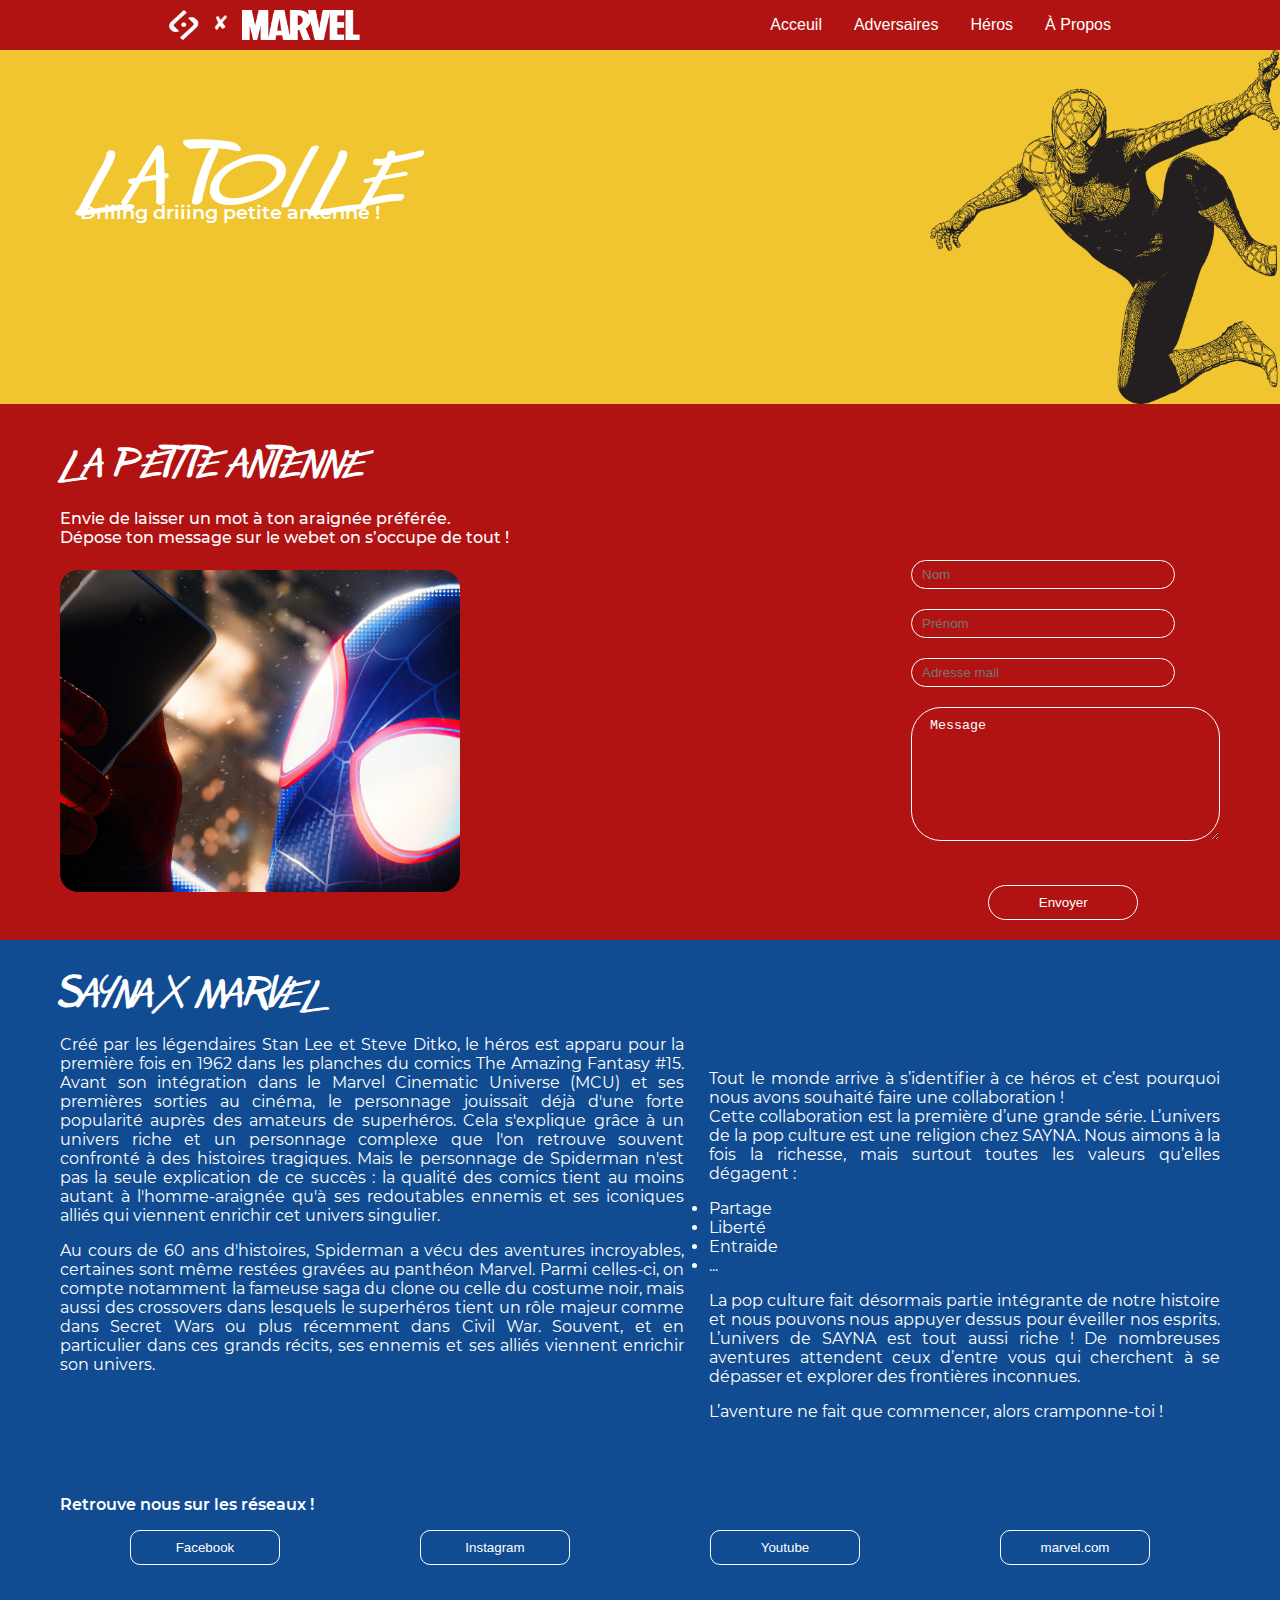
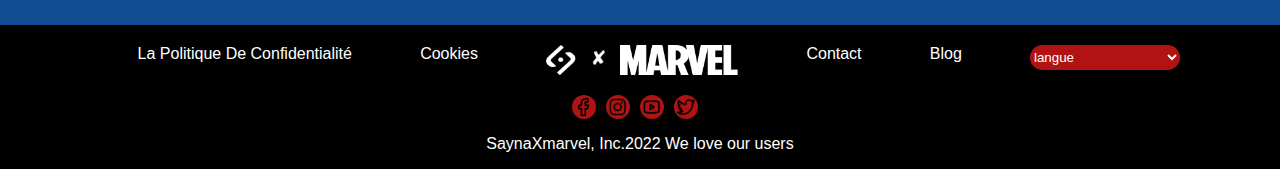
<file: propos.html>
<!DOCTYPE html>
<html lang="en">
<head>
    <meta charset="UTF-8">
    <meta http-equiv="X-UA-Compatible" content="IE=edge">
    <meta name="viewport" content="width=device-width, initial-scale=1.0">
    <link rel="stylesheet" href="css/index.css">
    <title>propos</title>
</head>
<body>
    <section id="acceuil">
        <header>
            <div class="logo" style="margin-top: 10px;">
                <img src="Logo/logo1.png" alt="sayna" id="sayana" style="width: 30px;height: 30px;margin-right: 10px;">
                <img src="Logo/logo2.png" alt="croix" id="croix" style="width: 15px;height: 15px;margin-bottom: 10px;">
                <img src="Logo/logo3.png" alt="marvel" id="marvel"  style="height: 30px;margin-left: 10px;">
            </div>
            <nav>
                <ul>
                    <li>
                        <a href="index.html">acceuil</a>
                    </li>
                    <li>
                        <a href="adversaire.html">adversaires</a>
                    </li>
                    <li>
                        <a href="hero.html">héros</a>
                    </li>
                    <li>
                        <a href="propos.html">à propos</a>
                    </li>
                    
                </ul>
            </nav>
        </header>
    </section>

    <section id="latoile">
        <div class="text">
        <div class="text"></div>
            <h1>La toile</h1>
            <p>Driiing driiing petite antenne !</p>
        </div>
        <div class="image">
            <img src="Illustration/img5.png" alt="" style="width:100%;height:100%;transform: scaleX(-1);">
        </div>
    </section>
    <section id="petit">
        <div class="row">
            <div class="col-1">
                <h2>La petite antenne</h2>
                <p>Envie de laisser un mot à ton araignée préférée.<br> Dépose ton message  sur le webet on s’occupe de tout !</p>
                    <div class="image">
                        <img src="Illustration/img34.png" alt="" style="width: 100%;height: 100%;">
                    </div>
            </div>
            <div class="col-2">
                <form action="">
                    <div class="form-group">
                        <input type="text" placeholder="Nom">
                    </div>
                    <div class="form-group">
                        <input type="text" placeholder="Prénom">
                    </div>
                    <div class="form-group">
                        <input type="text" placeholder="Adresse mail">
                    </div>
                    <div class="form-group">
                       <textarea name="" id="" cols="35" rows="8" style="padding-top:10px;padding-left: 10px;"> Message</textarea>
                    </div>
                    <button>Envoyer</button>
                </form>
            </div>
        </div>
    </section>
    <section id="sayanamarvel">
        <div class="row">
            <div class="col-1">
                <h1>Sayna X MArvel</h1>
                <div class="text">
                    <p>Créé par les légendaires Stan Lee et Steve Ditko, le héros est apparu pour la première fois en 1962 dans les planches du comics The Amazing Fantasy #15. Avant son intégration dans le Marvel Cinematic Universe (MCU) et ses premières sorties au cinéma, le personnage jouissait déjà d'une forte popularité auprès des amateurs de superhéros. Cela s'explique grâce à un univers riche et un personnage complexe que l'on retrouve souvent confronté à des histoires tragiques. Mais le personnage de Spiderman n'est pas la seule explication de ce succès : la qualité des comics tient au moins autant à l'homme-araignée qu'à ses redoutables ennemis et ses iconiques alliés qui viennent enrichir cet univers singulier.</p>
                    <p>Au cours de 60 ans d'histoires, Spiderman a vécu des aventures incroyables, certaines sont même restées gravées au panthéon Marvel. Parmi celles-ci, on compte notamment la fameuse saga du clone ou celle du costume noir, mais aussi des crossovers dans lesquels le superhéros tient un rôle majeur comme dans Secret Wars ou plus récemment dans Civil War. Souvent, et en particulier dans ces grands récits, ses ennemis et ses alliés viennent enrichir son univers.</p>
                </div>
            </div>
            <div class="col-2">
                <p>Tout le monde arrive à s’identifier à ce héros et c’est pourquoi nous avons souhaité faire une collaboration !
                  <br>  Cette collaboration est la première d’une grande série. L’univers de la pop culture est une religion chez SAYNA. Nous aimons à la fois la richesse, mais surtout toutes les valeurs qu’elles dégagent :
                   <li>Partage</li> 
                    <li>Liberté</li> 
                    <li>Entraide</li>
                    <li>...</li>
                    </p>
                    <p>La pop culture fait désormais partie intégrante de notre histoire et nous pouvons nous appuyer dessus pour éveiller nos esprits.
                        L’univers de SAYNA est tout aussi riche ! De nombreuses aventures attendent ceux d’entre vous qui cherchent à se dépasser et explorer des frontières inconnues.
                        </p>
                        <p>L’aventure ne fait que commencer, alors cramponne-toi !</p>
            </div>
        </div>
        <div class="reseau">
            <p>Retrouve nous sur les réseaux !</p>
            <div class="btn">
               <div class="btn1">
                   <button>Facebook</button>
               </div>
               <div class="btn1">
                <button>Instagram</button>
            </div>
            <div class="btn1">
                <button>Youtube</button>
            </div>
            <div class="btn1">
                <button>marvel.com</button>
            </div>
            </div>
        </div>
    </section>
    <footer id="acceuil">
        <div class="block">
            <div class="block1">
                <p>mobil app</p>
            </div>
            <div class="block1">
                <a href="">la politique de confidentialité</a>
            </div>
            <div class="block1">
                <a href="">cookies</a>
            </div>
            <div class="block1">
                <img src="Logo/logo1.png" alt="sayna" id="sayana" style="width: 30px;height: 30px;margin-right: 10px;">
                <img src="Logo/logo2.png" alt="croix" id="croix" style="width: 15px;height: 15px;margin-bottom: 10px;">
                <img src="Logo/logo3.png" alt="marvel" id="marvel"  style="height: 30px;margin-left: 10px;">
            </div>
            <div class="block1">
                <a href="">contact</a>
            </div>
            <div class="block1">
                <a href="">blog</a>
            </div>
            <div class="block1">
                <select name="" id="">
                    <option value="">langue</option>
                </select>
            </div>
        </div>
        <div class="block_logo">
            <div class="block_logo1">
                <img src="Logo/logof.png" alt="" style="width: 100%;height: 100%;">
            </div>
            <div class="block_logo1">
                <img src="Logo/logoi.png" alt="" style="width: 100%;height: 100%;">
            </div>
            <div class="block_logo1">
                <img src="Logo/logoy.png" alt="" style="width: 100%;height: 100%;">
            </div>
            <div class="block_logo1">
                <img src="Logo/logot.png" alt="" style="width: 100%;height: 100%;">
            </div>
        </div>
        <p style="text-align: center;color: white;">SaynaXmarvel, Inc.2022 We love our users</p>
    </footer>
</body>
</html>
</file>
<file: css/index.css>
@font-face {
    font-family: 'Montserrat Regular';
    src: url('../font/Montserrat-Regular.ttf');
}
@font-face {
    font-family: 'Montserrat Bold';
    src: url('../font/Montserrat-Bold.ttf');
}
@font-face {
    font-family: 'Montserrat Semi Bold';
    src: url('../font/Montserrat-SemiBold.ttf');
}
@font-face {
    font-family: 'Montserrat Medium';
    src: url('../font/Montserrat-Medium.ttf');
}
@font-face {
    font-family: 'Far From Homecoming';
    src: url('../font/Far-From-Homecoming.otf');
}
body
{
    margin: 0;
    padding: 0;

}
/************* ACCUEIL ***********************/
section#acceuil
{
   
 
}
section#acceuil header
{
  
    display: flex;
    justify-content: space-around;
    background-color: #b11313;
}

section#acceuil nav ul,
section#hero nav ul,
section#adversaires nav ul
{
    display: flex;

}
section#acceuil nav ul li ,
section#hero nav ul li,
section#adversaires nav ul li
{
    list-style-type: none;
}
section#acceuil nav ul li a,
section#hero nav ul li a,
section#adversaires nav ul li a
{
    text-decoration: none;
    color: white;
    text-transform: capitalize;
    margin-left: 2em;
    font-family: Arial, Helvetica, sans-serif;
    font-size: 1em;
  
}

/*****************SECTION SPYDER-MAN*********************/
section#sypder_man
{
  background-image: url('../Illustration/img1.png'); 
  background-repeat: no-repeat;
  background-size: cover;
  background-position: top ;
  overflow: hidden;
  height: 600px;

}
section#sypder_man div.sypder_ma
{
    margin-top: 0%;
}
section#sypder_man div.container_sypder
{
    margin: 100px 0px 0px 50px;

}

section#sypder_man div.spyder_man_text h1
{
    font-size: 4em;
    color:white;
    font-family: 'Far From Homecoming';
}
section#sypder_man div.spyder_man_text div.button
{
    margin-top: 30px;
}
section#sypder_man div.spyder_man_text button
{
    border: none;
    height: 45px;
    border-radius: 40px;
    width: 200px;
    font-family: 'Montserrat Bold';

}
section#sypder_man div.spyder_man_text #btn1
{

    color:#b11313 ;

}
section#sypder_man div.spyder_man_text #btn2
{
    background-color: transparent;
    color: white;
    border: 1px solid white;
    
}
section#sypder_man div.spyder_man_text p
{
    
    padding-left: 20px;
    font-family: 'Montserrat Regular';
    color: white;
}
/*****************SECTION SPYDER-MAN1*********************/
section#sypder_man1
{
    background-color: #b11313;
    overflow: hidden;

}
section#sypder_man1 div.cinema_text
{
    color :white;
    width: 500px;
    font-family: Arial, Helvetica, sans-serif;
}
section#sypder_man1 div.cinema_text h1,
section#deviens h1,
section#inscrit h1
{
    font-family: 'Far From Homecoming';
    text-transform: uppercase;
}

section#sypder_man1 div.cinema_block
{
    display: flex;
    justify-content: space-between;
}
section#sypder_man1 div.cinema_block1
{
    width: 30%;
    margin-left: 10px;
}
section#sypder_man1 div.cinema_img
{
    width: 100%;
}
section#sypder_man1 div.cinema_img img
{
    width: 100%;
}
section#sypder_man1 div.container_sypder
{
    margin: 20px 50px;

}
section#sypder_man1 div.text_block
{
    height: 100%;
    width: 100%;
    text-align: justify;
    color: white;
    font-family: Arial, Helvetica, sans-serif;
}
section#sypder_man1 button
{
   height: 35px;
   color:  #b11313;
   border:none;
   border-radius: 30px;
   margin-left: 25%;
}


/***********************************DEVIENS**********************************/
section#deviens
{
    background-color: #114c92;
    display: flex;
    justify-content: space-between;
    color: white;
}
section#deviens div.image,
section#latoile div.image
{
    width: 350px;
}
section#deviens h1
{
    text-align: right;
}
section#deviens p,
section#sypder_man1 div.cinema_text p
{
    font-family: 'Montserrat Regular';
}
section#deviens div.formulaire
{
   padding: 0px ;
    
}
section#deviens form
{
    margin-left: 10%;
}
section#deviens div.form-group
{
    margin-top: 10px;
}
section#deviens div.form-group input
{
    height: 25px;
    width: 300px;
    border-radius: 35px;
    border: none;
    padding-left: 10px;
}
section#deviens  button
{
    margin-top: 20px;
    margin-left: 20%;
    width: 150px;
    height: 25px;
    border-radius: 35px;
    border: none;
    color: white;
    background-color: transparent;
    border: 1px solid white;
}

/*****************************************************INSCRIT************************************/
section#inscrit
{
    background-color: #b11313;
    display: flex;
    justify-content: space-between;
    color: white;
    font-family: Arial, Helvetica, sans-serif;
    
}

section#inscrit div.image
{
    width: 500px;
    
}
section#inscrit div.inscrit
{
    margin-left: 60px;
    width: 650px;
}
section#inscrit div.form-group
{
    margin-top: 20px;
}
section#inscrit input[type="button"]
{
    width: 250px;
    height: 30px;
    background-color: transparent;
    border: none;
    color: white;
    border: 1px solid white;
    padding-right:50%;
    outline: none;
    border-radius: 30px;
}
section#inscrit div.form-label
{
    width: 400px;
}
section#inscrit a{
    color: white;
}
/*********************************************************FOOTER ACCEUIL*********************/
footer#acceuil
{
    background-color: #000000;
    overflow: hidden;
    font-family: Arial, Helvetica, sans-serif;
}
footer#acceuil div.block
{
    display: flex;
    justify-content: space-between;
    margin-right: 100px;
    margin-top: 20px;
}
footer#acceuil div.block a
{
    color: white;
    text-decoration: none;
    text-transform: capitalize;

}
footer#acceuil div.block select
{
    width: 150px;
    background-color: #b11313;
    color: white;
    border: none;
    height: 25px;
    border-radius: 25px;
}
footer#acceuil div.block_logo
{
    display: flex;
    justify-content: center;
}
footer#acceuil div.block_logo1
{
    background-color: #b11313;
    width: 20px;
    height: 20px;
    border-radius: 50px;
    margin-right: 10px;
    padding: 2px;
}
footer#acceuil div.block_logo1 img
{
    font-size: 10px;
}
/******************************************* HERO ***********************/
section#hero header
{
  
    display: flex;
    justify-content: space-around;
    background-color: #114c92;
}
section#hero1
{
    background-image: url('../Illustration/img19.png');
    background-repeat: no-repeat;
    background-size: cover;
    width: 100%;
    height: 450px;
    overflow: hidden;
    font-family: Arial, Helvetica, sans-serif;
    
}
section#hero1 div.text
{
    color: white;
    margin-top:10% ;
    margin-left: 15%;
}
section#hero1 div.text h1
{
    font-size: 4em;
    text-transform: uppercase;
    font-family: 'Far From Homecoming';
}
section#hero1 div.text p{
    margin-top: -5%;
    font-family: 'Montserrat Regular';
}
/******************************************* VALEEUR  ***********************/
section#valeur
{
    background-color: #114c92;
    color: white;
    overflow: hidden;
    font-family: Arial, Helvetica, sans-serif;
}
section#valeur div.titre p
{
    font-family: 'Montserrat Bold';
}
section#valeur div.text h1
{
    font-family: 'Far From Homecoming';
    text-transform: uppercase;
}
section#valeur div.container
{
    display: flex;
    margin: 20px 60px;
}
section#valeur div.text
{
    width: 50%;
    text-align: justify;
}
section#valeur div.video
{
    width: 40%;
}
section#valeur div.video1
{
    width: 100%;
    height:250px;
    margin-left: 10%;
    margin-top: 10%;
}
/******************************************* FONDATION  ***********************/
section#fondation
{
    background-image: url("../Illustration/img20.png");
    background-size: cover;
    background-position: ;
    overflow: hidden;
    height: 350px;
    font-family: Arial, Helvetica, sans-serif;

}
section#fondation div.text
{
    color: white;
    margin-top:10% ;
    margin-left: 60px;
}
section#fondation div.text h1
{
    font-size: 2em;
    font-family: 'Far From Homecoming';
    text-transform: uppercase;
}
/******************************************* contenu  ***********************/
section#contenu
{
    background-color: #114c92;
    overflow: hidden;
    color: white;
    font-family: Arial, Helvetica, sans-serif;
    padding: 20px 60px;
}
section#contenu div.contenu-text
{
    display: flex;
}
section#contenu h1
{
    font-family: 'Far From Homecoming';

    text-transform: uppercase;
}
section#contenu div.contenu-text1
{
    width: 50%;
    text-align: justify;
    margin-left: 25px;
}
section#contenu div.jamais-seul
{
    display: flex;
}
section#contenu div.image
{
    position: relative;
    width: 65%;
}
section#contenu div.image1,
section#contenu div.image2

{
    position: absolute;
}
section#contenu div.image2

{
    top: 60%;
    left: 50%;
}
section#contenu div.text
{
    
    width: 40%;
    text-align: justify;
    font-size: 14px;
    margin-left: 5%;
}
section#contenu div.imj
{
    display: flex;
}
section#contenu div.text-imj
{
    width: 45%;
    font-size: 14px;
    text-align: justify;
}
section#contenu div.image-imj
{
    margin-left: 15%;
    margin-top: 5%;
}
section#contenu div.img1 img
{
    margin-left: 20px;
}
section#contenu div.img2 img
{
    margin-left: 30%;
}


/**************************************************AVENGERS*****************************/
section#avengers
{
    padding-left: 60px;
    background-color: #b11313;
    overflow: hidden;
    color: white;
    font-family: Arial, Helvetica, sans-serif;
}
section#avengers div.contenu
{
   display: flex;
   justify-content: space-between;
 
}

section#avengers div.propos
{
    width: 45%;
    padding-top: 20px;
 
}
section#avengers div.propos1
{
    display: flex;
}
section#avengers div.text
{
  
    padding-left: 55px;
}
section#avengers div.text p
{
    width: 200px;
    text-align: justify;
    
}

section#avengers div.image
{
   background-image: url("../Illustration/img32.png");
   background-size: cover;
   width: 45%;
   

}
/**************************************************UNIVERSS*****************************/
section#univers
{
    background-image: url("../Illustration/img33.png");
    background-size: cover;
    overflow: hidden;
    background-position: top;
    font-family: Arial, Helvetica, sans-serif;
}
section#univers div.contenu
{
  width: 400px;
  color: white;
  background-color: #114c92;
  opacity: 0.7;
  overflow: hidden;
  padding: 15px;
  margin-left: 50%;
}

section#univers div.contenu h1
{
    font-family: 'Far From Homecoming';
    text-transform: uppercase;
}
section#univers div.contenu h3
{
    text-align: right;
    font-weight: bold;
}
section#univers div.contenu p
{
    text-align: justify;
    font-size: 14px;
}
/*********************************************************FOOTER HERO*********************/
footer#hero
{
    background-color: #000000;
    overflow: hidden;
    font-family: Arial, Helvetica, sans-serif;
}
footer#hero div.block
{
    display: flex;
    justify-content: space-between;
    margin-right: 100px;
    margin-top: 20px;
}
footer#hero div.block a
{
    color: white;
    text-decoration: none;
    text-transform: capitalize;

}
footer#hero div.block select
{
    width: 150px;
    background-color: #114c92;
    color: white;
    border: none;
    height: 25px;
    border-radius: 25px;
}
footer#hero div.block_logo
{
    display: flex;
    justify-content: center;
}
footer#hero div.block_logo1
{
    background-color: #114c92;
    width: 20px;
    height: 20px;
    border-radius: 50px;
    margin-right: 10px;
    padding: 2px;
}
footer#hero div.block_logo1 img
{
    font-size: 10px;
}
/******************************************* adversaires ***********************/
section#adversaires header
{
  
    display: flex;
    justify-content: space-around;
    background-color: #f1c530;
}
section#adversaires1
{
    background-image: url('../Illustration/img7.png');
    background-repeat: no-repeat;
    background-size: cover;
    width: 100%;
    height: 450px;
    overflow: hidden;
    font-family: Arial, Helvetica, sans-serif;
    
}
section#adversaires1 div.text
{
    color: white;
    margin-top:20% ;
    margin-left: 15%;
}
section#adversaires1 div.text h1
{
    font-size: 3em;
    text-transform: uppercase;
    font-family: 'Far From Homecoming';
}

/******************************************* adversaires container ***********************/
section#conatiner
{
    padding: 20px 60px;
    background-color: #f1c530;
    font-family: Arial, Helvetica, sans-serif;
}
section#conatiner div.contenu

{
    display: flex;
    justify-content: space-between;
}
section#conatiner div.card
{
    width: 30%;
    border: 3px solid black;
    border-radius:  0px 0px 25px 25px;
}
section#conatiner div.card-header
{
    width:100%
}
section#conatiner div.card-body
{
    
    height: 300px;

}
section#conatiner div.card-body h3
{
   text-align: center;
}
section#conatiner div.card-body h3
{
   text-align: center;
}
section#conatiner div.card-body p
{
   font-size: 14px;
   line-height: 20px;
   padding: 0px 10px;
}
section#conatiner div.card-body span
{
  font-weight: bold;
}
section#conatiner div.contenu1

{
    display: flex;
   
}
/*********************************************************FOOTER ADVERSAIRE*********************/
footer#adversaires
{
    background-color: #000000;
    overflow: hidden;
    font-family: Arial, Helvetica, sans-serif;
}
footer#adversaires div.block
{
    display: flex;
    justify-content: space-between;
    margin-right: 100px;
    margin-top: 20px;
}
footer#adversaires div.block a
{
    color: white;
    text-decoration: none;
    text-transform: capitalize;

}
footer#adversaires div.block select
{
    width: 150px;
    background-color: #f1c530;
    color: white;
    border: none;
    height: 25px;
    border-radius: 25px;
}
footer#adversaires div.block_logo
{
    display: flex;
    justify-content: center;
}
footer#adversaires div.block_logo1
{
    background-color: #f1c530;
    width: 20px;
    height: 20px;
    border-radius: 50px;
    margin-right: 10px;
    padding: 2px;
}
footer#adversaires div.block_logo1 img
{
    font-size: 10px;
}

/************************************LA  TOILE ************************************/

section#latoile
{
    display: flex;
    justify-content: space-between;
    background-color: #f1c530;
    color: white;
}
section#latoile div.text
{
    padding: 20px 80px;
 
}
section#latoile div.text h1
{
    font-family: 'Far From Homecoming';
    font-size: 4em;
    text-transform: uppercase;
}
section#latoile div.text p
{
    margin-top: -60px;
    font-size: 1.2em;
    font-family: 'Montserrat Semi Bold';
}
section#petit
{
    background-color: #b11313;
    overflow: hidden;
    color: white;
    padding: 20px 60px;
}
section#petit div.row
{
    display: flex;
    justify-content: space-between;
}
section#petit h2
{
    font-family: 'Far From Homecoming';
    font-size: 2em;
    text-transform: uppercase;
}
section#petit p
{
    font-family: 'Montserrat Medium';
}
section#petit div.image
{
    width: 400px;
    margin-top: 5%;
}
section#petit div.col-2
{
    margin-top: 10%;
}
section#petit div.form-group
{
    margin-top: 20px;
}
section#petit div.form-group input
{
    height: 25px;
    width: 250px;
    background-color: transparent;
    border: 1px solid #fff;
    border-radius: 30px;
    padding-left: 10px;
}
section#petit div.form-group textarea
{
    background-color: transparent;
    border: 1px solid #fff;
    border-radius: 30px;
    padding-left: 10px;
    color: white;
}
section#petit button
{
    margin-top: 40px;
    height: 35px;
    width: 150px;
    margin-left: 25%;
    background-color: transparent;
    border: 1px solid #fff;
    color: white;border-radius: 30px;
}

section#sayanamarvel
{
    background-color: #114c92;
    overflow: hidden;
    padding: 20px 60px;
    color: white;
}
section#sayanamarvel div.row
{
    display: flex;
   
}
section#sayanamarvel div.col-1
{
    width: 55%;
    text-align: justify;
    font-family: 'Montserrat Regular';
}
section#sayanamarvel div.col-1 h1
{
    font-family: 'Far From Homecoming';
    text-transform: uppercase;
}
section#sayanamarvel div.col-2
{
    width: 45%;
    padding-left: 25px;
    text-align: justify;
    font-family: 'Montserrat Regular';
    margin-top: 8%;
}
section#sayanamarvel div.reseau
{
    margin-top: 5%;
}
section#sayanamarvel div.reseau p
{
    font-family: 'Montserrat Semi Bold';
}
section#sayanamarvel div.btn
{
    display: flex;
    justify-content: space-around;
    padding-bottom: 40px;
}
section#sayanamarvel button
{
    width: 150px;
    height: 35px;
    background-color: transparent;
    border: 1px solid white;
    color:  #fff;
    border-radius: 10px;
}

/*********************************************SECTION BONUS **********************************/
section#bonus
{
    background-image: url("../Illustration/img35.png");
    background-size: cover;
    background-position: bottom;
    overflow: hidden;
    color: white;
    padding: 100px 60px 20px 60px;
    height: 310px;
    
}
section#bonus div.text
{
    margin-top: 15%;
    margin-left: 5%;
}
section#bonus div.text h1
{
    font-family: 'Far From Homecoming';
    font-size: 4em;
    text-transform: uppercase;
}
section#bonus div.text p
{
    margin-top: -5%;
    font-family: 'Montserrat Medium';
}
</file>
